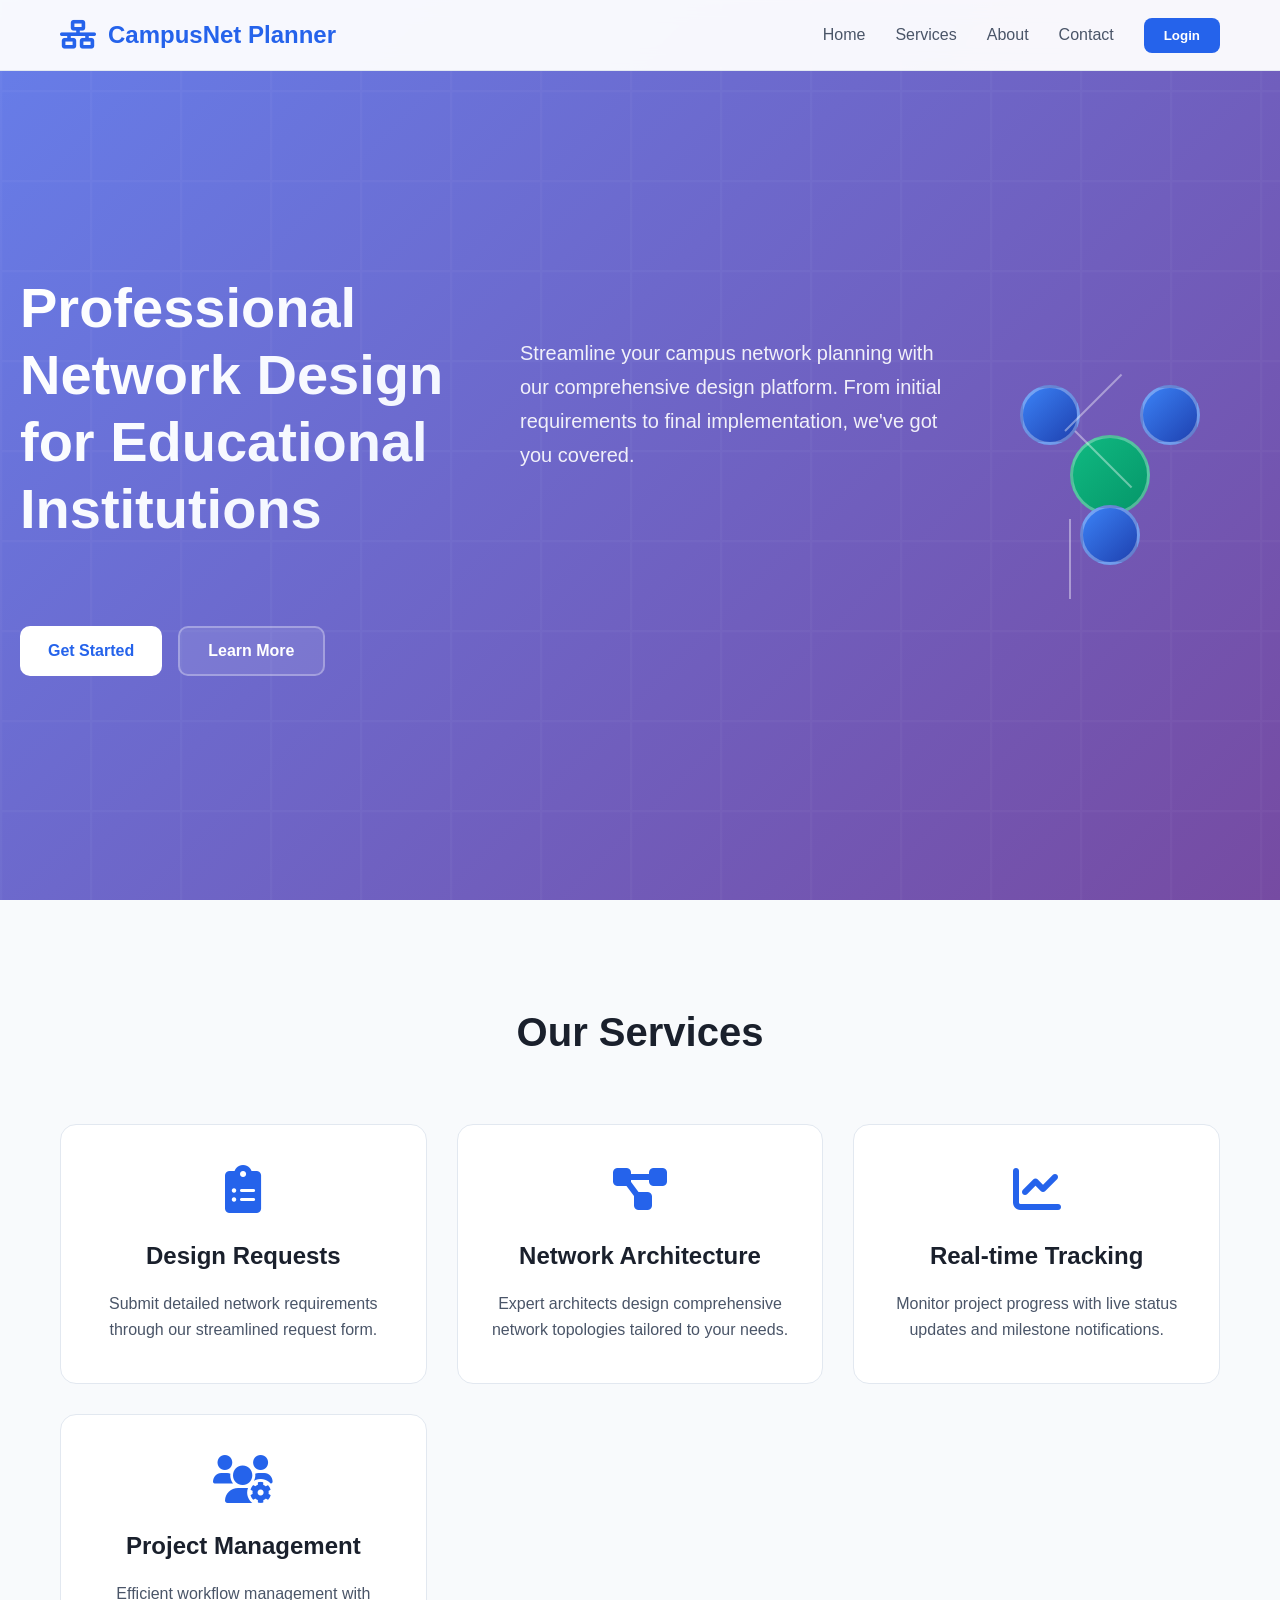
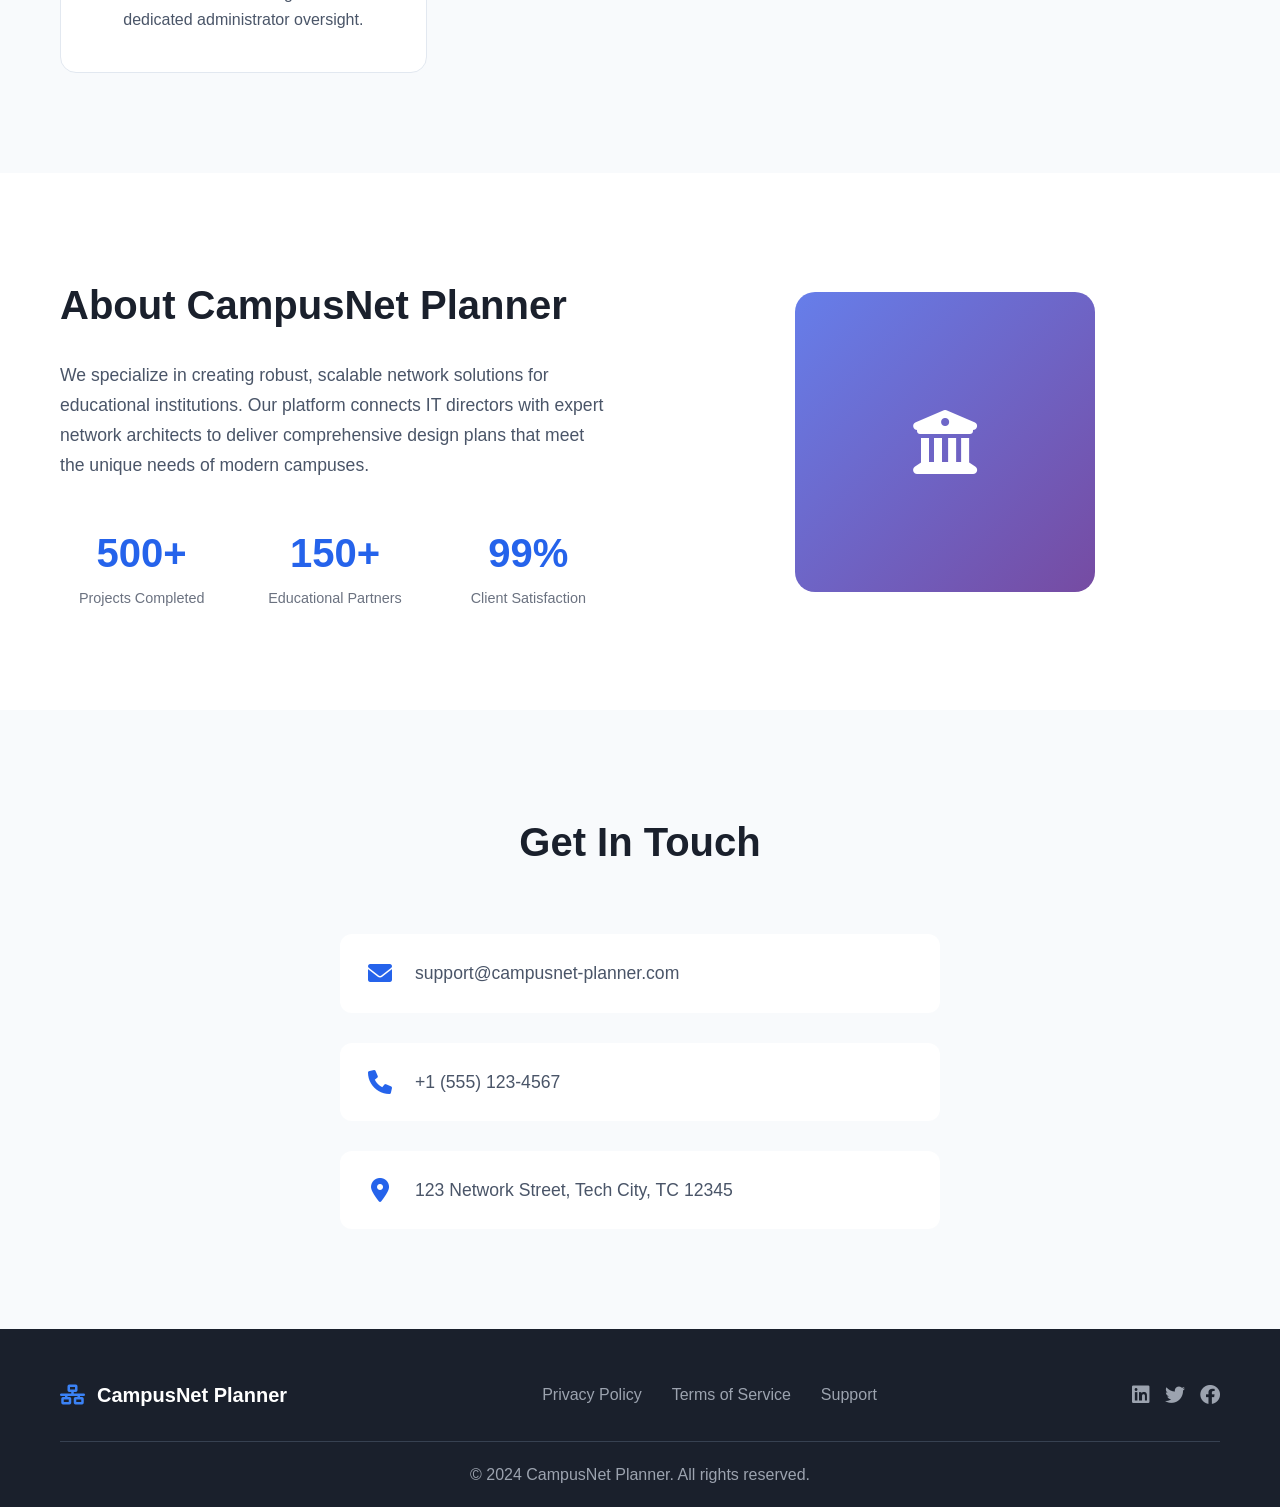
<file: index.html>
<!DOCTYPE html>
<html lang="en">
<head>
    <meta charset="UTF-8">
    <meta name="viewport" content="width=device-width, initial-scale=1.0">
    <title>CampusNet Planner - Network Design Solutions</title>
    <link rel="stylesheet" href="css/style.css">
    <link href="https://cdnjs.cloudflare.com/ajax/libs/font-awesome/6.0.0/css/all.min.css" rel="stylesheet">
</head>
<body>
    <nav class="navbar">
        <div class="nav-container">
            <div class="nav-logo">
                <i class="fas fa-network-wired"></i>
                <span>CampusNet Planner</span>
            </div>
            <div class="nav-menu">
                <a href="#home" class="nav-link">Home</a>
                <a href="#services" class="nav-link">Services</a>
                <a href="#about" class="nav-link">About</a>
                <a href="#contact" class="nav-link">Contact</a>
                <button class="login-btn" onclick="showLoginModal()">Login</button>
            </div>
        </div>
    </nav>

    <main>
        <section id="home" class="hero">
            <div class="hero-content">
                <h1>Professional Network Design for Educational Institutions</h1>
                <p>Streamline your campus network planning with our comprehensive design platform. From initial requirements to final implementation, we've got you covered.</p>
                <div class="cta-buttons">
                    <button class="btn btn-primary" onclick="showLoginModal()">Get Started</button>
                    <button class="btn btn-secondary" onclick="scrollToSection('services')">Learn More</button>
                </div>
            </div>
            <div class="hero-visual">
                <div class="network-diagram">
                    <div class="network-node main-hub"></div>
                    <div class="network-node node-1"></div>
                    <div class="network-node node-2"></div>
                    <div class="network-node node-3"></div>
                    <div class="network-connection conn-1"></div>
                    <div class="network-connection conn-2"></div>
                    <div class="network-connection conn-3"></div>
                </div>
            </div>
        </section>

        <section id="services" class="services">
            <div class="container">
                <h2>Our Services</h2>
                <div class="services-grid">
                    <div class="service-card">
                        <i class="fas fa-clipboard-list"></i>
                        <h3>Design Requests</h3>
                        <p>Submit detailed network requirements through our streamlined request form.</p>
                    </div>
                    <div class="service-card">
                        <i class="fas fa-project-diagram"></i>
                        <h3>Network Architecture</h3>
                        <p>Expert architects design comprehensive network topologies tailored to your needs.</p>
                    </div>
                    <div class="service-card">
                        <i class="fas fa-chart-line"></i>
                        <h3>Real-time Tracking</h3>
                        <p>Monitor project progress with live status updates and milestone notifications.</p>
                    </div>
                    <div class="service-card">
                        <i class="fas fa-users-cog"></i>
                        <h3>Project Management</h3>
                        <p>Efficient workflow management with dedicated administrator oversight.</p>
                    </div>
                </div>
            </div>
        </section>

        <section id="about" class="about">
            <div class="container">
                <div class="about-content">
                    <div class="about-text">
                        <h2>About CampusNet Planner</h2>
                        <p>We specialize in creating robust, scalable network solutions for educational institutions. Our platform connects IT directors with expert network architects to deliver comprehensive design plans that meet the unique needs of modern campuses.</p>
                        <div class="stats">
                            <div class="stat">
                                <span class="stat-number">500+</span>
                                <span class="stat-label">Projects Completed</span>
                            </div>
                            <div class="stat">
                                <span class="stat-number">150+</span>
                                <span class="stat-label">Educational Partners</span>
                            </div>
                            <div class="stat">
                                <span class="stat-number">99%</span>
                                <span class="stat-label">Client Satisfaction</span>
                            </div>
                        </div>
                    </div>
                    <div class="about-image">
                        <div class="placeholder-image">
                            <i class="fas fa-university"></i>
                        </div>
                    </div>
                </div>
            </div>
        </section>

        <section id="contact" class="contact">
            <div class="container">
                <h2>Get In Touch</h2>
                <div class="contact-content">
                    <div class="contact-info">
                        <div class="contact-item">
                            <i class="fas fa-envelope"></i>
                            <span>support@campusnet-planner.com</span>
                        </div>
                        <div class="contact-item">
                            <i class="fas fa-phone"></i>
                            <span>+1 (555) 123-4567</span>
                        </div>
                        <div class="contact-item">
                            <i class="fas fa-map-marker-alt"></i>
                            <span>123 Network Street, Tech City, TC 12345</span>
                        </div>
                    </div>
                </div>
            </div>
        </section>
    </main>

    <!-- Login Modal -->
    <div id="loginModal" class="modal">
        <div class="modal-content">
            <div class="modal-header">
                <h2>Login to CampusNet Planner</h2>
                <span class="close" onclick="hideLoginModal()">&times;</span>
            </div>
            <div class="modal-body">
                <div class="login-tabs">
                    <button class="tab-btn active" onclick="switchTab('client')">Client</button>
                    <button class="tab-btn" onclick="switchTab('admin')">Administrator</button>
                    <button class="tab-btn" onclick="switchTab('architect')">Network Architect</button>
                </div>
                <form class="login-form" id="loginForm">
                    <div class="form-group">
                        <label for="email">Email</label>
                        <input type="email" id="email" name="email" required>
                    </div>
                    <div class="form-group">
                        <label for="password">Password</label>
                        <input type="password" id="password" name="password" required>
                    </div>
                    <button type="submit" class="btn btn-primary full-width">Login</button>
                </form>
                <div class="demo-login">
                    <p>Demo Accounts:</p>
                    <div class="demo-buttons">
                        <button class="btn btn-outline" onclick="loginDemo('client')">Client Demo</button>
                        <button class="btn btn-outline" onclick="loginDemo('admin')">Admin Demo</button>
                        <button class="btn btn-outline" onclick="loginDemo('architect')">Architect Demo</button>
                    </div>
                </div>
            </div>
        </div>
    </div>

    <footer class="footer">
        <div class="container">
            <div class="footer-content">
                <div class="footer-brand">
                    <i class="fas fa-network-wired"></i>
                    <span>CampusNet Planner</span>
                </div>
                <div class="footer-links">
                    <a href="#">Privacy Policy</a>
                    <a href="#">Terms of Service</a>
                    <a href="#">Support</a>
                </div>
                <div class="footer-social">
                    <a href="#"><i class="fab fa-linkedin"></i></a>
                    <a href="#"><i class="fab fa-twitter"></i></a>
                    <a href="#"><i class="fab fa-facebook"></i></a>
                </div>
            </div>
            <div class="footer-bottom">
                <p>&copy; 2024 CampusNet Planner. All rights reserved.</p>
            </div>
        </div>
    </footer>

    <script src="js/main.js"></script>
</body>
</html>
</file>
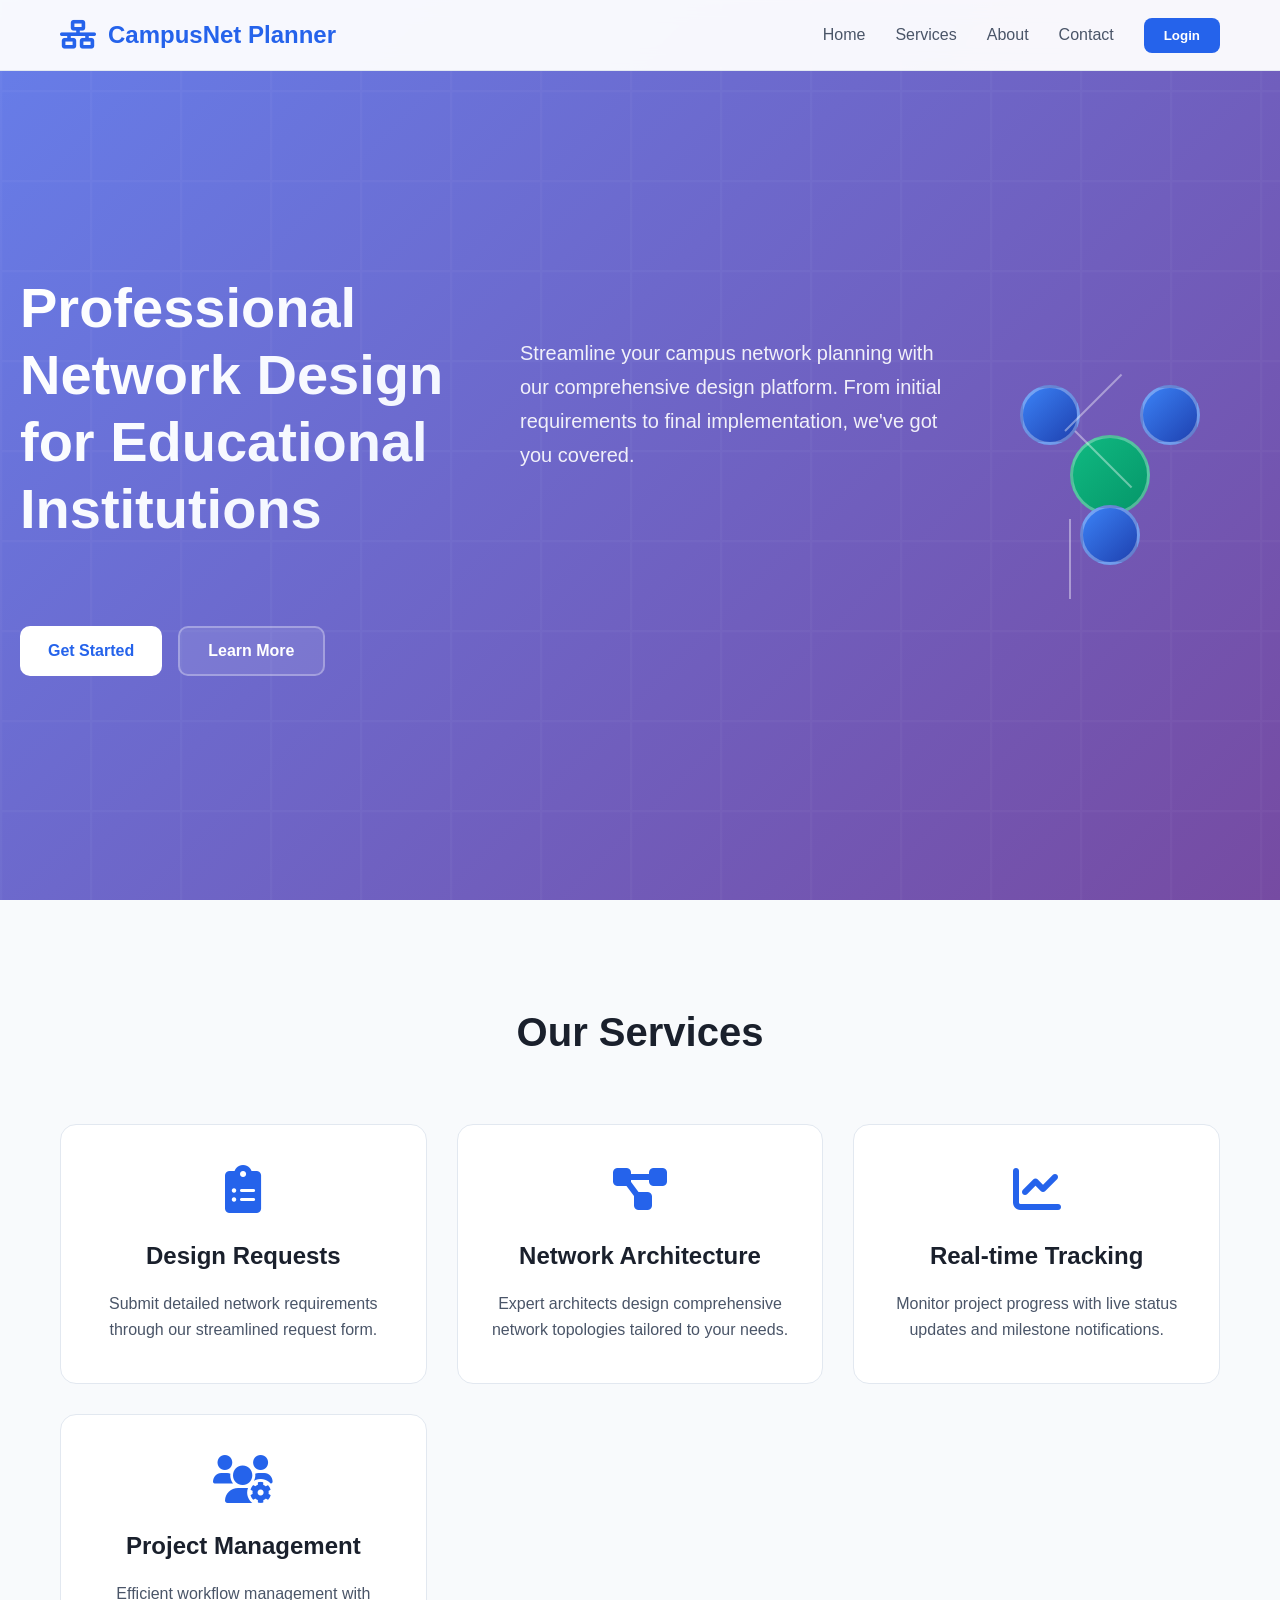
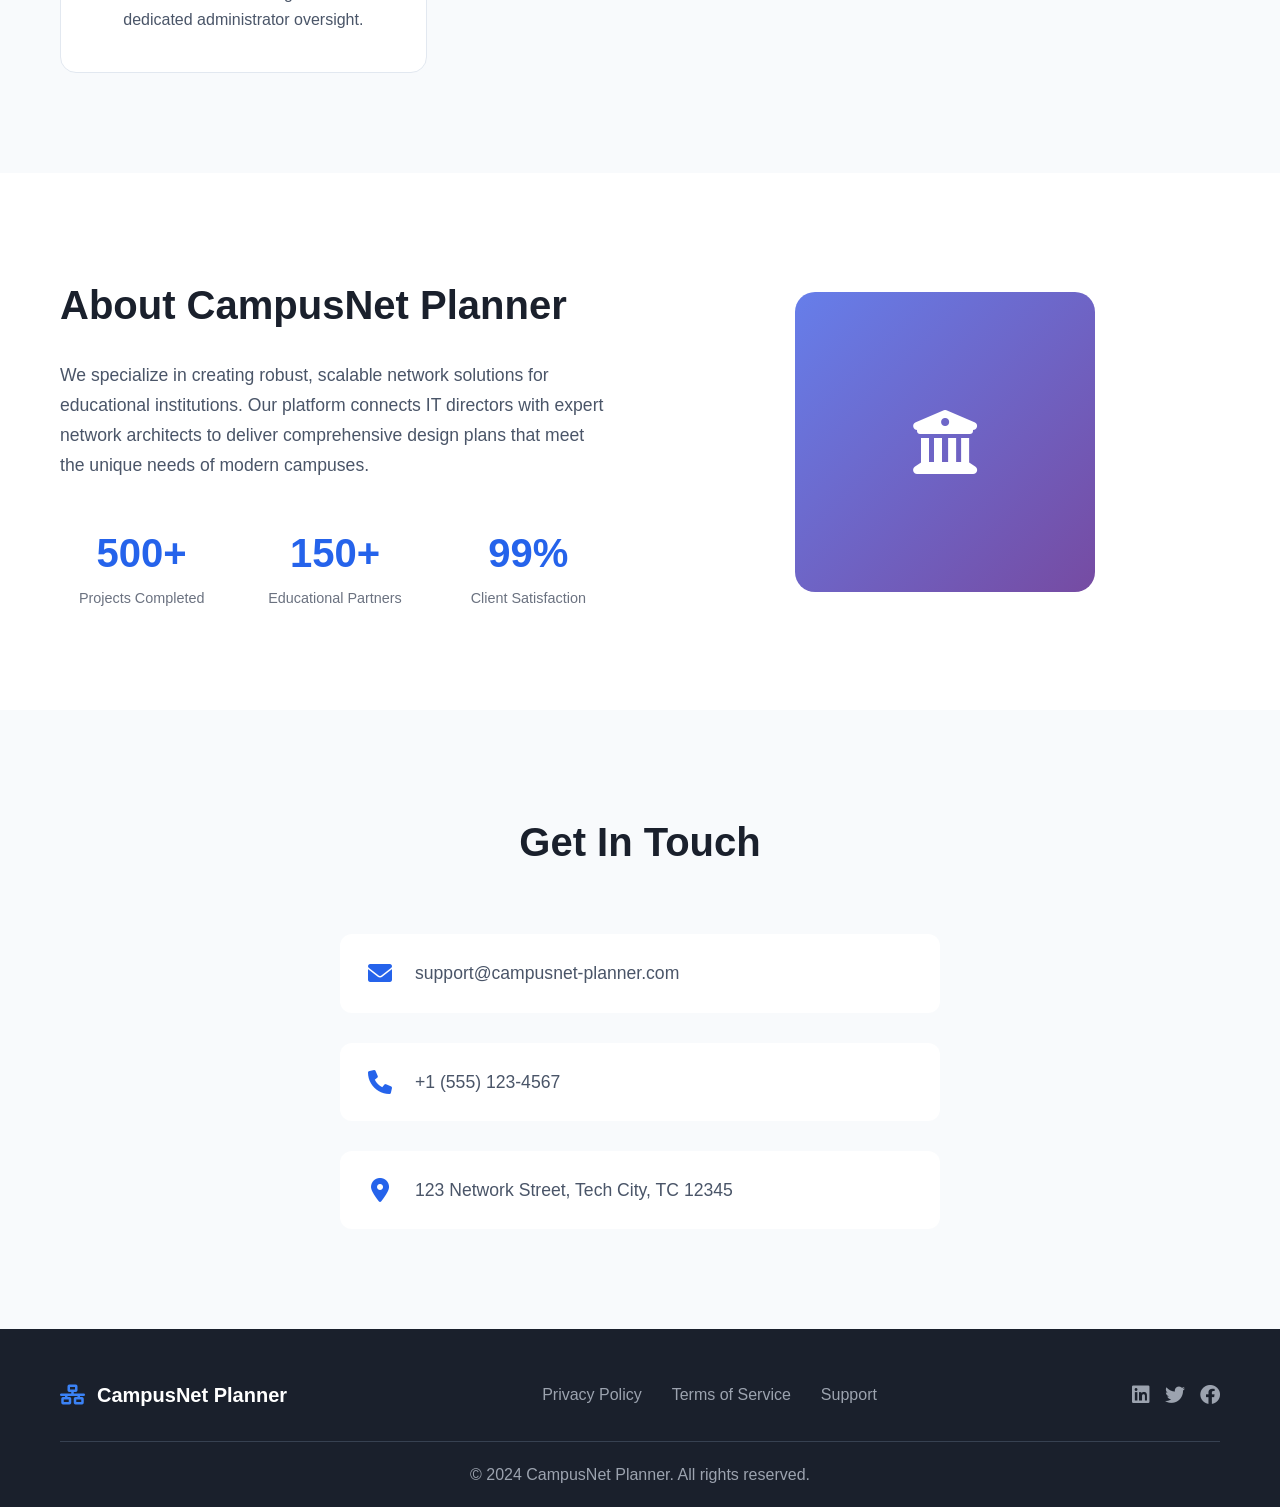
<file: pages/admin-dashboard.html>
<!DOCTYPE html>
<html lang="en">
<head>
    <meta charset="UTF-8">
    <meta name="viewport" content="width=device-width, initial-scale=1.0">
    <title>Administrator Dashboard - CampusNet Planner</title>
    <link rel="stylesheet" href="../css/style.css">
    <link href="https://cdnjs.cloudflare.com/ajax/libs/font-awesome/6.0.0/css/all.min.css" rel="stylesheet">
</head>
<body class="dashboard">
    <nav class="navbar">
        <div class="nav-container">
            <div class="nav-logo">
                <i class="fas fa-network-wired"></i>
                <span>CampusNet Planner</span>
            </div>
            <div class="nav-menu">
                <a href="#" class="nav-link">Dashboard</a>
                <a href="#" class="nav-link">Projects</a>
                <a href="#" class="nav-link">Architects</a>
                <a href="#" class="nav-link">Reports</a>
                <div class="user-info">
                    <span class="user-name">Michael Chen</span>
                    <div class="user-avatar">M</div>
                    <button class="btn btn-outline btn-sm" onclick="logout()">Logout</button>
                </div>
            </div>
        </div>
    </nav>

    <div class="dashboard-header">
        <div class="container">
            <div class="dashboard-title">
                <div>
                    <h1>Administrator Dashboard</h1>
                    <p>Welcome back, <span class="user-name">Michael Chen</span> - <span class="user-role">Administrator</span></p>
                </div>
                <div class="header-actions">
                    <button class="btn btn-secondary">
                        <i class="fas fa-chart-bar"></i> Generate Report
                    </button>
                    <button class="btn btn-primary">
                        <i class="fas fa-user-plus"></i> Add Architect
                    </button>
                </div>
            </div>
        </div>
    </div>

    <div class="dashboard-content">
        <div class="dashboard-grid">
            <div class="dashboard-card">
                <div class="card-header">
                    <div>
                        <h3 class="card-title">Pending Projects</h3>
                        <div class="card-value" id="pending-projects">2</div>
                    </div>
                    <i class="fas fa-clock card-icon"></i>
                </div>
                <p class="card-description">Awaiting assignment</p>
            </div>

            <div class="dashboard-card">
                <div class="card-header">
                    <div>
                        <h3 class="card-title">Assigned Projects</h3>
                        <div class="card-value" id="assigned-projects">5</div>
                    </div>
                    <i class="fas fa-user-check card-icon"></i>
                </div>
                <p class="card-description">Currently with architects</p>
            </div>

            <div class="dashboard-card">
                <div class="card-header">
                    <div>
                        <h3 class="card-title">Active Architects</h3>
                        <div class="card-value">8</div>
                    </div>
                    <i class="fas fa-users card-icon"></i>
                </div>
                <p class="card-description">Available for assignment</p>
            </div>

            <div class="dashboard-card">
                <div class="card-header">
                    <div>
                        <h3 class="card-title">This Month</h3>
                        <div class="card-value">12</div>
                    </div>
                    <i class="fas fa-chart-line card-icon"></i>
                </div>
                <p class="card-description">Projects completed</p>
            </div>
        </div>

        <div class="dashboard-card">
            <div class="card-header">
                <h3 class="card-title">Project Assignment Queue</h3>
                <div class="card-actions">
                    <button class="btn btn-outline btn-sm">
                        <i class="fas fa-sort"></i> Sort by Priority
                    </button>
                    <button class="btn btn-outline btn-sm">
                        <i class="fas fa-filter"></i> Filter
                    </button>
                </div>
            </div>
            
            <div class="table-container">
                <table class="data-table project-table">
                    <thead>
                        <tr>
                            <th>Project ID</th>
                            <th>Title</th>
                            <th>Client</th>
                            <th>Status</th>
                            <th>Submitted Date</th>
                            <th>Priority</th>
                            <th>Actions</th>
                        </tr>
                    </thead>
                    <tbody>
                        <!-- Dynamic content loaded via JavaScript -->
                    </tbody>
                </table>
            </div>
        </div>

        <div class="dashboard-grid">
            <div class="dashboard-card">
                <div class="card-header">
                    <h3 class="card-title">Available Architects</h3>
                    <i class="fas fa-users-cog card-icon"></i>
                </div>
                <div class="architect-list">
                    <div class="architect-item">
                        <div class="architect-avatar">
                            <i class="fas fa-user"></i>
                        </div>
                        <div class="architect-info">
                            <h4>John Smith</h4>
                            <p>Senior Network Architect</p>
                            <span class="architect-status available">Available</span>
                        </div>
                        <div class="architect-stats">
                            <span>2 Active Projects</span>
                        </div>
                    </div>
                    <div class="architect-item">
                        <div class="architect-avatar">
                            <i class="fas fa-user"></i>
                        </div>
                        <div class="architect-info">
                            <h4>Sarah Johnson</h4>
                            <p>Network Design Specialist</p>
                            <span class="architect-status busy">Busy</span>
                        </div>
                        <div class="architect-stats">
                            <span>4 Active Projects</span>
                        </div>
                    </div>
                    <div class="architect-item">
                        <div class="architect-avatar">
                            <i class="fas fa-user"></i>
                        </div>
                        <div class="architect-info">
                            <h4>Mike Davis</h4>
                            <p>Infrastructure Architect</p>
                            <span class="architect-status available">Available</span>
                        </div>
                        <div class="architect-stats">
                            <span>1 Active Project</span>
                        </div>
                    </div>
                </div>
            </div>

            <div class="dashboard-card">
                <div class="card-header">
                    <h3 class="card-title">Recent Activity</h3>
                    <i class="fas fa-bell card-icon"></i>
                </div>
                <div class="activity-feed">
                    <div class="activity-item">
                        <div class="activity-icon">
                            <i class="fas fa-plus"></i>
                        </div>
                        <div class="activity-content">
                            <p><strong>New project</strong> submitted by State University</p>
                            <span class="activity-time">30 minutes ago</span>
                        </div>
                    </div>
                    <div class="activity-item">
                        <div class="activity-icon">
                            <i class="fas fa-user-check"></i>
                        </div>
                        <div class="activity-content">
                            <p><strong>Project PRJ005</strong> assigned to Mike Davis</p>
                            <span class="activity-time">2 hours ago</span>
                        </div>
                    </div>
                    <div class="activity-item">
                        <div class="activity-icon">
                            <i class="fas fa-check-circle"></i>
                        </div>
                        <div class="activity-content">
                            <p><strong>Project PRJ003</strong> completed successfully</p>
                            <span class="activity-time">1 day ago</span>
                        </div>
                    </div>
                    <div class="activity-item">
                        <div class="activity-icon">
                            <i class="fas fa-file-alt"></i>
                        </div>
                        <div class="activity-content">
                            <p><strong>Weekly report</strong> generated and sent</p>
                            <span class="activity-time">2 days ago</span>
                        </div>
                    </div>
                </div>
            </div>
        </div>

        <div class="dashboard-card">
            <div class="card-header">
                <h3 class="card-title">Project Analytics</h3>
                <div class="card-actions">
                    <select class="form-select">
                        <option>Last 30 days</option>
                        <option>Last 3 months</option>
                        <option>Last 6 months</option>
                        <option>Last year</option>
                    </select>
                </div>
            </div>
            <div class="analytics-grid">
                <div class="analytics-item">
                    <h4>Completion Rate</h4>
                    <div class="analytics-value">94%</div>
                    <div class="analytics-trend positive">
                        <i class="fas fa-arrow-up"></i> +5% from last month
                    </div>
                </div>
                <div class="analytics-item">
                    <h4>Average Timeline</h4>
                    <div class="analytics-value">6.2 weeks</div>
                    <div class="analytics-trend negative">
                        <i class="fas fa-arrow-down"></i> +0.3 weeks from last month
                    </div>
                </div>
                <div class="analytics-item">
                    <h4>Client Satisfaction</h4>
                    <div class="analytics-value">4.8/5</div>
                    <div class="analytics-trend positive">
                        <i class="fas fa-arrow-up"></i> +0.2 from last month
                    </div>
                </div>
                <div class="analytics-item">
                    <h4>Resource Utilization</h4>
                    <div class="analytics-value">87%</div>
                    <div class="analytics-trend neutral">
                        <i class="fas fa-minus"></i> No change
                    </div>
                </div>
            </div>
        </div>
    </div>

    <!-- Assignment Modal -->
    <div id="assignModal" class="modal">
        <div class="modal-content">
            <div class="modal-header">
                <h2>Assign Project</h2>
                <span class="close" onclick="hideAssignModal()">&times;</span>
            </div>
            <div class="modal-body">
                <form id="assignForm">
                    <div class="form-group">
                        <label for="projectSelect">Project</label>
                        <select id="projectSelect" name="project" required>
                            <option value="">Select a project...</option>
                        </select>
                    </div>
                    <div class="form-group">
                        <label for="architectSelect">Architect</label>
                        <select id="architectSelect" name="architect" required>
                            <option value="">Select an architect...</option>
                            <option value="john-smith">John Smith - Available (2 projects)</option>
                            <option value="mike-davis">Mike Davis - Available (1 project)</option>
                            <option value="sarah-rodriguez">Sarah Rodriguez - Available (3 projects)</option>
                        </select>
                    </div>
                    <div class="form-group">
                        <label for="priority">Priority</label>
                        <select id="priority" name="priority" required>
                            <option value="low">Low</option>
                            <option value="medium" selected>Medium</option>
                            <option value="high">High</option>
                            <option value="urgent">Urgent</option>
                        </select>
                    </div>
                    <div class="form-group">
                        <label for="deadline">Expected Deadline</label>
                        <input type="date" id="deadline" name="deadline" required>
                    </div>
                    <div class="form-group">
                        <label for="notes">Assignment Notes</label>
                        <textarea id="notes" name="notes" rows="3" placeholder="Additional instructions or requirements..."></textarea>
                    </div>
                    <div class="form-actions">
                        <button type="button" class="btn btn-secondary" onclick="hideAssignModal()">Cancel</button>
                        <button type="submit" class="btn btn-primary">Assign Project</button>
                    </div>
                </form>
            </div>
        </div>
    </div>

    <script src="../js/main.js"></script>
    <script>
        document.addEventListener('DOMContentLoaded', function() {
            // Check if user is logged in and has admin role
            const storedUser = localStorage.getItem('campusnet_user');
            if (!storedUser) {
                window.location.href = '../index.html';
                return;
            }
            
            currentUser = JSON.parse(storedUser);
            if (currentUser.role !== 'admin') {
                window.location.href = '../index.html';
                return;
            }
            
            loadDashboard();
            initializeAdminFunctions();
        });

        function initializeAdminFunctions() {
            // Set minimum date for deadline to today
            const deadlineInput = document.getElementById('deadline');
            if (deadlineInput) {
                const today = new Date();
                deadlineInput.min = today.toISOString().split('T')[0];
            }
        }

        function showAssignModal(projectId) {
            document.getElementById('assignModal').style.display = 'block';
            // Pre-select the project if provided
            if (projectId) {
                document.getElementById('projectSelect').value = projectId;
            }
        }

        function hideAssignModal() {
            document.getElementById('assignModal').style.display = 'none';
        }

        function assignProject(projectId) {
            showAssignModal(projectId);
        }

        // Override the assignProject function from main.js for admin-specific behavior
        window.assignProject = assignProject;
    </script>
</body>
</html>
</file>
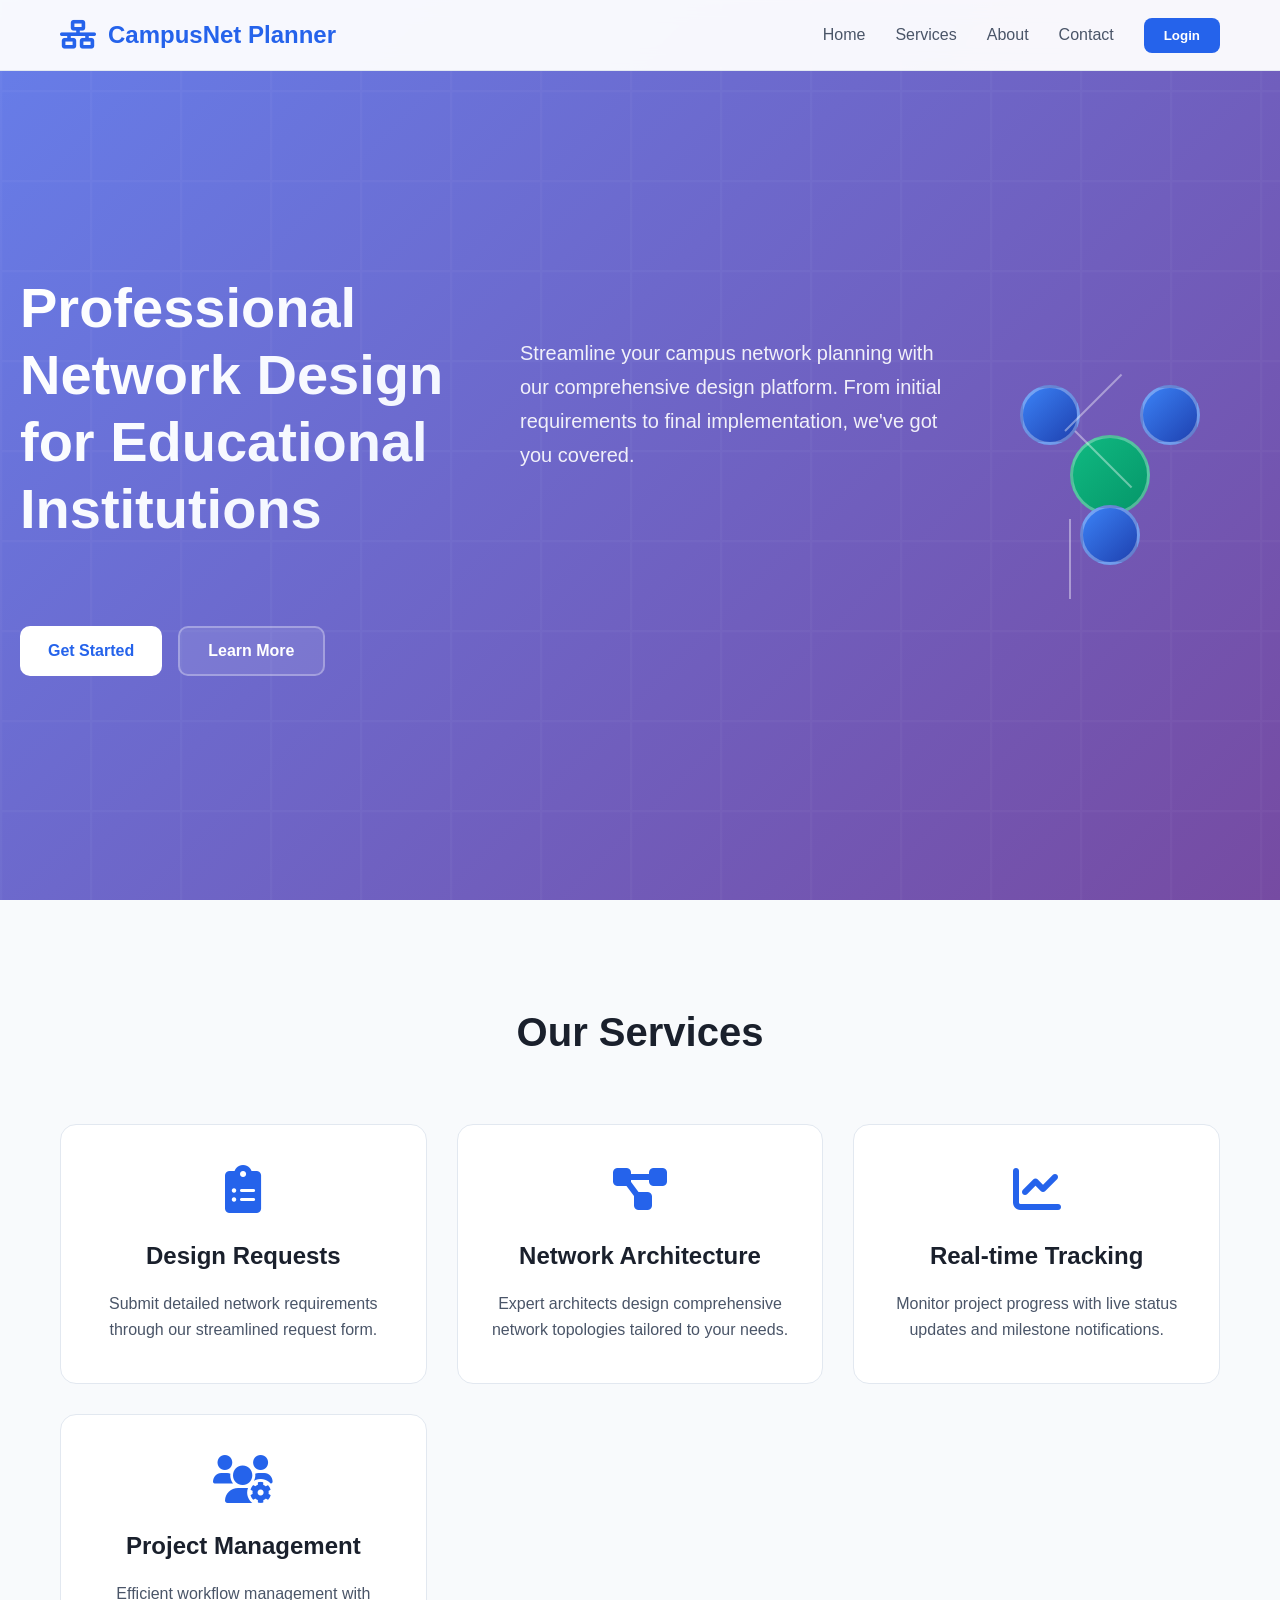
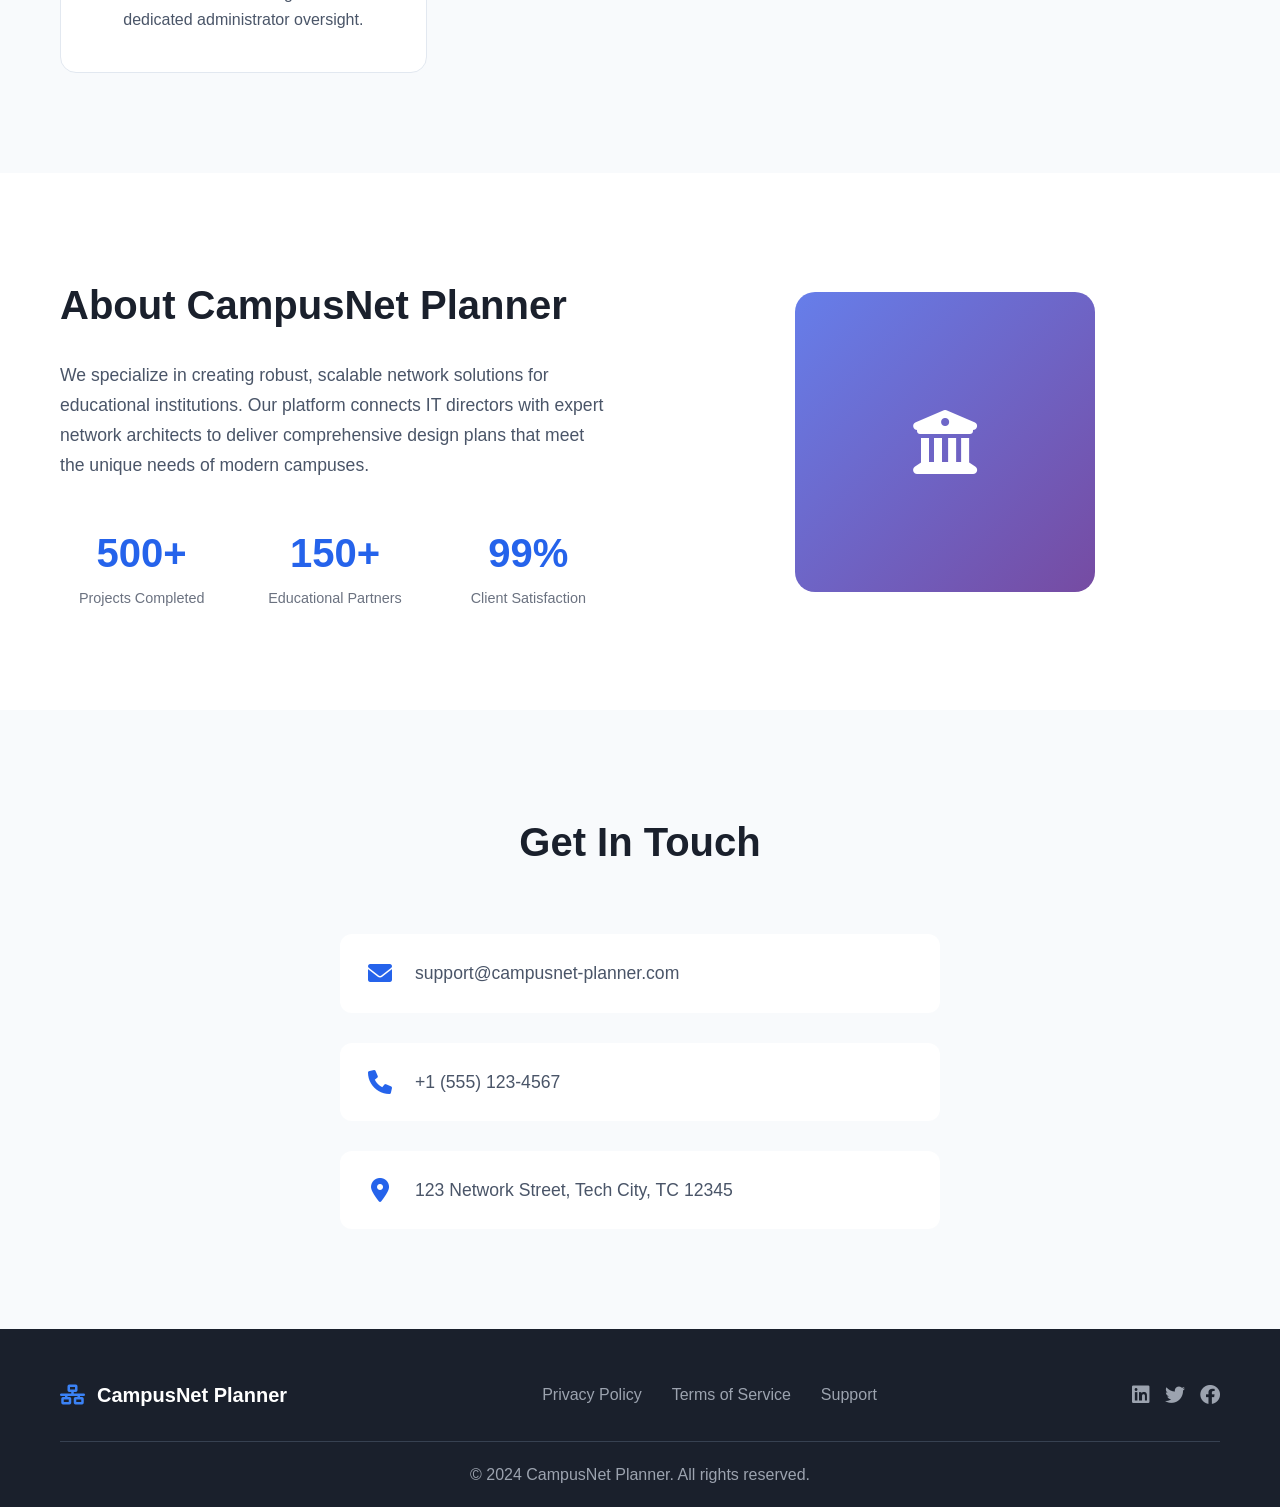
<file: pages/architect-dashboard.html>
<!DOCTYPE html>
<html lang="en">
<head>
    <meta charset="UTF-8">
    <meta name="viewport" content="width=device-width, initial-scale=1.0">
    <title>Network Architect Dashboard - CampusNet Planner</title>
    <link rel="stylesheet" href="../css/style.css">
    <link href="https://cdnjs.cloudflare.com/ajax/libs/font-awesome/6.0.0/css/all.min.css" rel="stylesheet">
</head>
<body class="dashboard">
    <nav class="navbar">
        <div class="nav-container">
            <div class="nav-logo">
                <i class="fas fa-network-wired"></i>
                <span>CampusNet Planner</span>
            </div>
            <div class="nav-menu">
                <a href="#" class="nav-link">Dashboard</a>
                <a href="#" class="nav-link">My Projects</a>
                <a href="#" class="nav-link">Design Tools</a>
                <a href="#" class="nav-link">Resources</a>
                <div class="user-info">
                    <span class="user-name">Sarah Rodriguez</span>
                    <div class="user-avatar">S</div>
                    <button class="btn btn-outline btn-sm" onclick="logout()">Logout</button>
                </div>
            </div>
        </div>
    </nav>

    <div class="dashboard-header">
        <div class="container">
            <div class="dashboard-title">
                <div>
                    <h1>Network Architect Dashboard</h1>
                    <p>Welcome back, <span class="user-name">Sarah Rodriguez</span> - <span class="user-role">Senior Network Architect</span></p>
                </div>
                <div class="header-actions">
                    <button class="btn btn-secondary">
                        <i class="fas fa-tools"></i> Design Tools
                    </button>
                    <button class="btn btn-primary">
                        <i class="fas fa-file-alt"></i> Create Design
                    </button>
                </div>
            </div>
        </div>
    </div>

    <div class="dashboard-content">
        <div class="dashboard-grid">
            <div class="dashboard-card">
                <div class="card-header">
                    <div>
                        <h3 class="card-title">My Projects</h3>
                        <div class="card-value" id="my-projects">4</div>
                    </div>
                    <i class="fas fa-briefcase card-icon"></i>
                </div>
                <p class="card-description">Currently assigned to me</p>
            </div>

            <div class="dashboard-card">
                <div class="card-header">
                    <div>
                        <h3 class="card-title">Active Designs</h3>
                        <div class="card-value" id="active-designs">2</div>
                    </div>
                    <i class="fas fa-pencil-ruler card-icon"></i>
                </div>
                <p class="card-description">In design phase</p>
            </div>

            <div class="dashboard-card">
                <div class="card-header">
                    <div>
                        <h3 class="card-title">This Month</h3>
                        <div class="card-value">7</div>
                    </div>
                    <i class="fas fa-check-circle card-icon"></i>
                </div>
                <p class="card-description">Projects completed</p>
            </div>

            <div class="dashboard-card">
                <div class="card-header">
                    <div>
                        <h3 class="card-title">Avg. Rating</h3>
                        <div class="card-value">4.9</div>
                    </div>
                    <i class="fas fa-star card-icon"></i>
                </div>
                <p class="card-description">Client satisfaction</p>
            </div>
        </div>

        <div class="dashboard-card">
            <div class="card-header">
                <h3 class="card-title">My Assigned Projects</h3>
                <div class="card-actions">
                    <button class="btn btn-outline btn-sm">
                        <i class="fas fa-sort"></i> Sort by Deadline
                    </button>
                    <button class="btn btn-outline btn-sm">
                        <i class="fas fa-filter"></i> Filter
                    </button>
                </div>
            </div>
            
            <div class="table-container">
                <table class="data-table project-table">
                    <thead>
                        <tr>
                            <th>Project ID</th>
                            <th>Title</th>
                            <th>Client</th>
                            <th>Status</th>
                            <th>Deadline</th>
                            <th>Phase</th>
                            <th>Actions</th>
                        </tr>
                    </thead>
                    <tbody>
                        <!-- Dynamic content loaded via JavaScript -->
                    </tbody>
                </table>
            </div>
        </div>

        <div class="dashboard-grid">
            <div class="dashboard-card">
                <div class="card-header">
                    <h3 class="card-title">Current Design Progress</h3>
                    <i class="fas fa-chart-line card-icon"></i>
                </div>
                <div class="progress-container">
                    <div class="progress-item">
                        <div class="progress-header">
                            <span>Admin Building Renovation</span>
                            <span>75%</span>
                        </div>
                        <div class="progress-bar">
                            <div class="progress-fill" style="width: 75%"></div>
                        </div>
                        <div class="progress-phase">Design Phase - Network Topology</div>
                    </div>
                    <div class="progress-item">
                        <div class="progress-header">
                            <span>Campus Security Upgrade</span>
                            <span>30%</span>
                        </div>
                        <div class="progress-bar">
                            <div class="progress-fill" style="width: 30%"></div>
                        </div>
                        <div class="progress-phase">Planning Phase - Requirements Analysis</div>
                    </div>
                </div>
            </div>

            <div class="dashboard-card">
                <div class="card-header">
                    <h3 class="card-title">Upcoming Deadlines</h3>
                    <i class="fas fa-calendar-alt card-icon"></i>
                </div>
                <div class="deadline-list">
                    <div class="deadline-item urgent">
                        <div class="deadline-date">
                            <span class="date">Feb 28</span>
                            <span class="time">3 days left</span>
                        </div>
                        <div class="deadline-info">
                            <h4>Admin Building Renovation</h4>
                            <p>Final design submission</p>
                        </div>
                        <div class="deadline-status">
                            <span class="status-badge status-urgent">Urgent</span>
                        </div>
                    </div>
                    <div class="deadline-item normal">
                        <div class="deadline-date">
                            <span class="date">Mar 31</span>
                            <span class="time">1 month left</span>
                        </div>
                        <div class="deadline-info">
                            <h4>Security Upgrade</h4>
                            <p>Initial design draft</p>
                        </div>
                        <div class="deadline-status">
                            <span class="status-badge status-medium">Medium</span>
                        </div>
                    </div>
                </div>
            </div>
        </div>

        <div class="dashboard-grid">
            <div class="dashboard-card">
                <div class="card-header">
                    <h3 class="card-title">Design Tools</h3>
                    <i class="fas fa-tools card-icon"></i>
                </div>
                <div class="tools-grid">
                    <div class="tool-item" onclick="openDesignTool('topology')">
                        <i class="fas fa-project-diagram"></i>
                        <h4>Network Topology Designer</h4>
                        <p>Create and edit network diagrams</p>
                    </div>
                    <div class="tool-item" onclick="openDesignTool('calculator')">
                        <i class="fas fa-calculator"></i>
                        <h4>Bandwidth Calculator</h4>
                        <p>Calculate network requirements</p>
                    </div>
                    <div class="tool-item" onclick="openDesignTool('validator')">
                        <i class="fas fa-check-double"></i>
                        <h4>Design Validator</h4>
                        <p>Validate network configurations</p>
                    </div>
                    <div class="tool-item" onclick="openDesignTool('templates')">
                        <i class="fas fa-layer-group"></i>
                        <h4>Design Templates</h4>
                        <p>Pre-built campus network templates</p>
                    </div>
                </div>
            </div>

            <div class="dashboard-card">
                <div class="card-header">
                    <h3 class="card-title">Recent Activity</h3>
                    <i class="fas fa-bell card-icon"></i>
                </div>
                <div class="activity-feed">
                    <div class="activity-item">
                        <div class="activity-icon">
                            <i class="fas fa-upload"></i>
                        </div>
                        <div class="activity-content">
                            <p><strong>Design uploaded</strong> for Admin Building project</p>
                            <span class="activity-time">1 hour ago</span>
                        </div>
                    </div>
                    <div class="activity-item">
                        <div class="activity-icon">
                            <i class="fas fa-comment"></i>
                        </div>
                        <div class="activity-content">
                            <p><strong>Client feedback</strong> received on Security Upgrade</p>
                            <span class="activity-time">4 hours ago</span>
                        </div>
                    </div>
                    <div class="activity-item">
                        <div class="activity-icon">
                            <i class="fas fa-file-alt"></i>
                        </div>
                        <div class="activity-content">
                            <p><strong>Requirements updated</strong> for Campus Security project</p>
                            <span class="activity-time">1 day ago</span>
                        </div>
                    </div>
                    <div class="activity-item">
                        <div class="activity-icon">
                            <i class="fas fa-check"></i>
                        </div>
                        <div class="activity-content">
                            <p><strong>Design approved</strong> for Library project</p>
                            <span class="activity-time">2 days ago</span>
                        </div>
                    </div>
                </div>
            </div>
        </div>

        <div class="dashboard-card">
            <div class="card-header">
                <h3 class="card-title">Performance Metrics</h3>
                <div class="card-actions">
                    <select class="form-select">
                        <option>Last 30 days</option>
                        <option>Last 3 months</option>
                        <option>Last 6 months</option>
                        <option>Last year</option>
                    </select>
                </div>
            </div>
            <div class="metrics-grid">
                <div class="metric-item">
                    <h4>Projects Completed</h4>
                    <div class="metric-value">23</div>
                    <div class="metric-trend positive">
                        <i class="fas fa-arrow-up"></i> +15% from last period
                    </div>
                </div>
                <div class="metric-item">
                    <h4>Average Completion Time</h4>
                    <div class="metric-value">4.2 weeks</div>
                    <div class="metric-trend positive">
                        <i class="fas fa-arrow-down"></i> -0.8 weeks improvement
                    </div>
                </div>
                <div class="metric-item">
                    <h4>Client Satisfaction</h4>
                    <div class="metric-value">4.9/5</div>
                    <div class="metric-trend neutral">
                        <i class="fas fa-minus"></i> Consistent rating
                    </div>
                </div>
                <div class="metric-item">
                    <h4>Design Revisions</h4>
                    <div class="metric-value">1.3 avg</div>
                    <div class="metric-trend positive">
                        <i class="fas fa-arrow-down"></i> -0.4 revisions reduced
                    </div>
                </div>
            </div>
        </div>

        <div class="dashboard-card">
            <div class="card-header">
                <h3 class="card-title">Quick Actions</h3>
            </div>
            <div class="quick-actions">
                <button class="quick-action-btn" onclick="openDesignTool('new')">
                    <i class="fas fa-plus"></i>
                    <span>Start New Design</span>
                </button>
                <button class="quick-action-btn" onclick="openDesignTool('PRJ006')">
                    <i class="fas fa-edit"></i>
                    <span>Continue Current Design</span>
                </button>
                <button class="quick-action-btn">
                    <i class="fas fa-upload"></i>
                    <span>Upload Design Files</span>
                </button>
                <button class="quick-action-btn">
                    <i class="fas fa-download"></i>
                    <span>Export Designs</span>
                </button>
                <button class="quick-action-btn">
                    <i class="fas fa-comments"></i>
                    <span>Client Communication</span>
                </button>
                <button class="quick-action-btn">
                    <i class="fas fa-book"></i>
                    <span>Design Guidelines</span>
                </button>
            </div>
        </div>
    </div>

    <script src="../js/main.js"></script>
    <script>
        document.addEventListener('DOMContentLoaded', function() {
            // Check if user is logged in and has architect role
            const storedUser = localStorage.getItem('campusnet_user');
            if (!storedUser) {
                window.location.href = '../index.html';
                return;
            }
            
            currentUser = JSON.parse(storedUser);
            if (currentUser.role !== 'architect') {
                window.location.href = '../index.html';
                return;
            }
            
            loadDashboard();
        });

        function openDesignTool(toolType) {
            if (toolType === 'new') {
                showNotification('Opening design tool for new project...', 'info');
            } else if (toolType === 'topology') {
                showNotification('Opening Network Topology Designer...', 'info');
            } else if (toolType === 'calculator') {
                showNotification('Opening Bandwidth Calculator...', 'info');
            } else if (toolType === 'validator') {
                showNotification('Opening Design Validator...', 'info');
            } else if (toolType === 'templates') {
                showNotification('Opening Design Templates...', 'info');
            } else {
                showNotification(`Opening design tool for project ${toolType}...`, 'info');
            }
            // In a real application, this would open the actual design tools
        }

        // Override the openDesignTool function from main.js for architect-specific behavior
        window.openDesignTool = openDesignTool;
    </script>
</body>
</html>
</file>
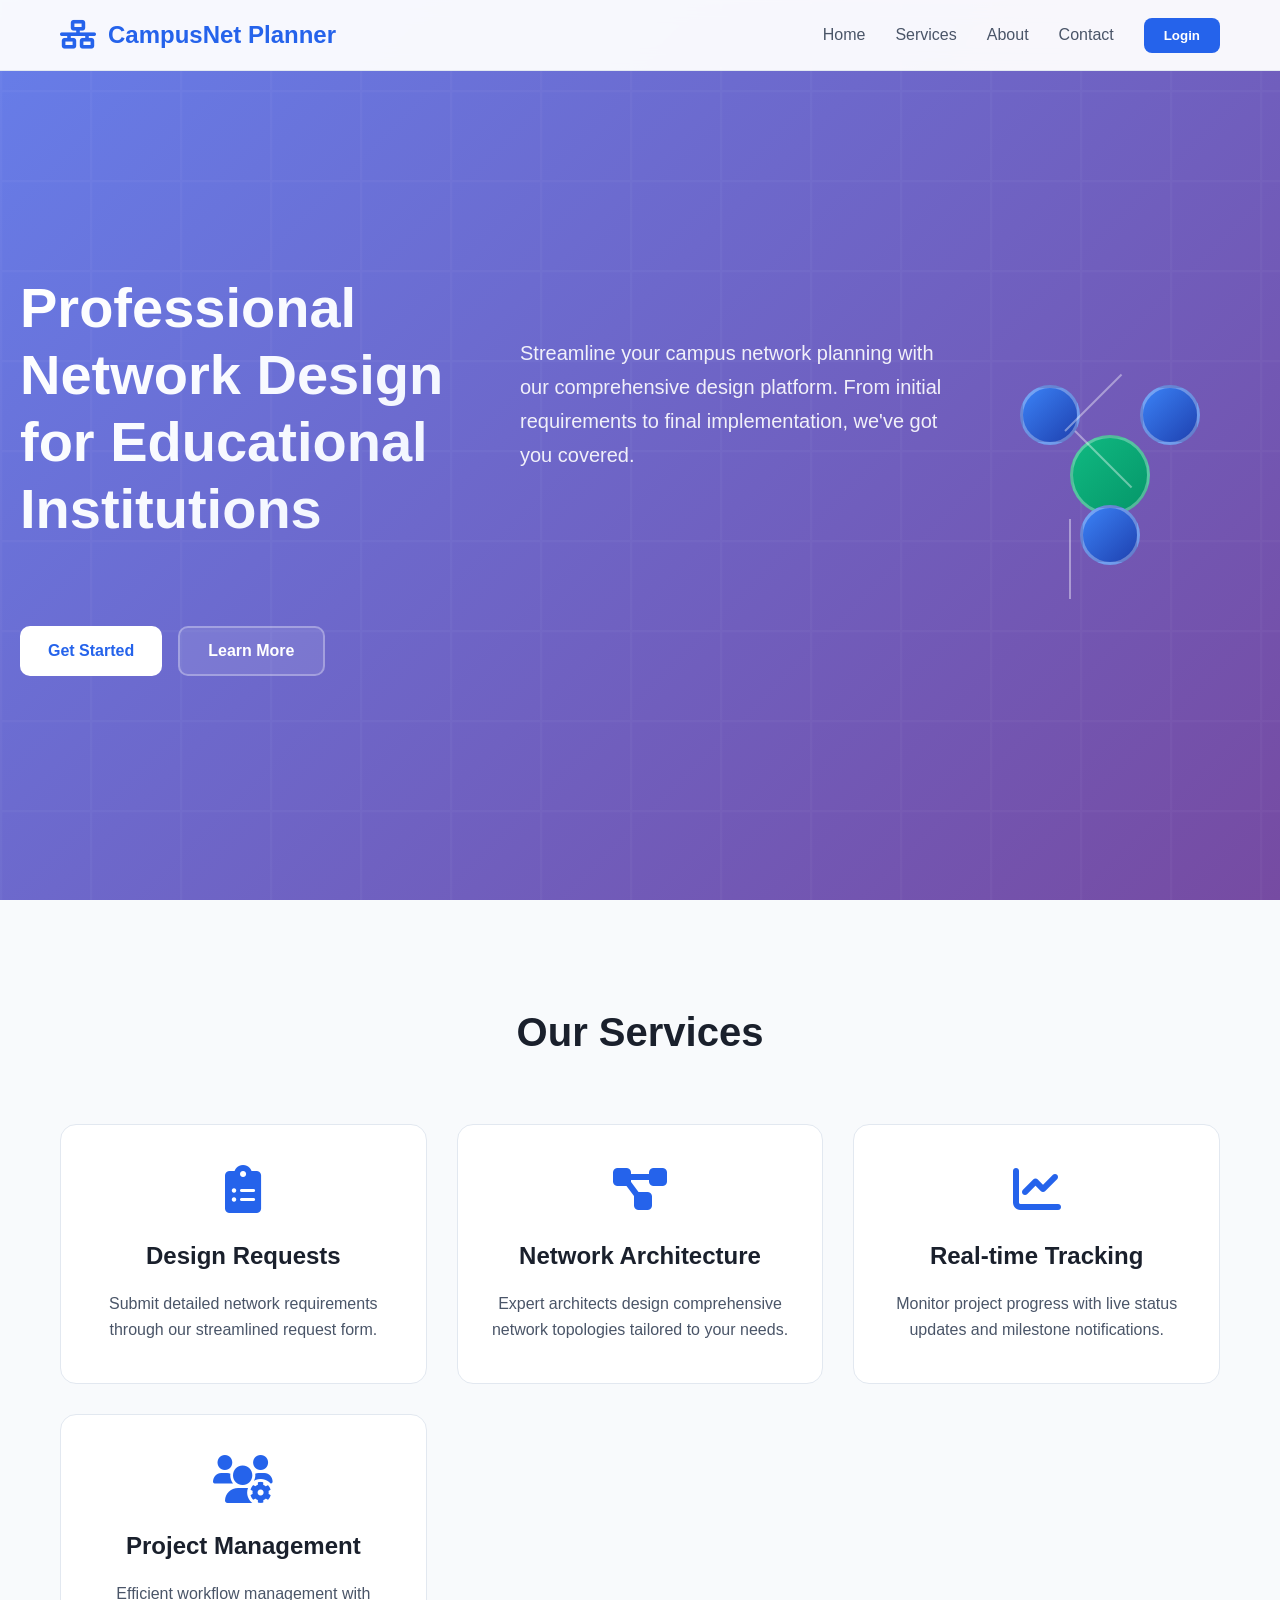
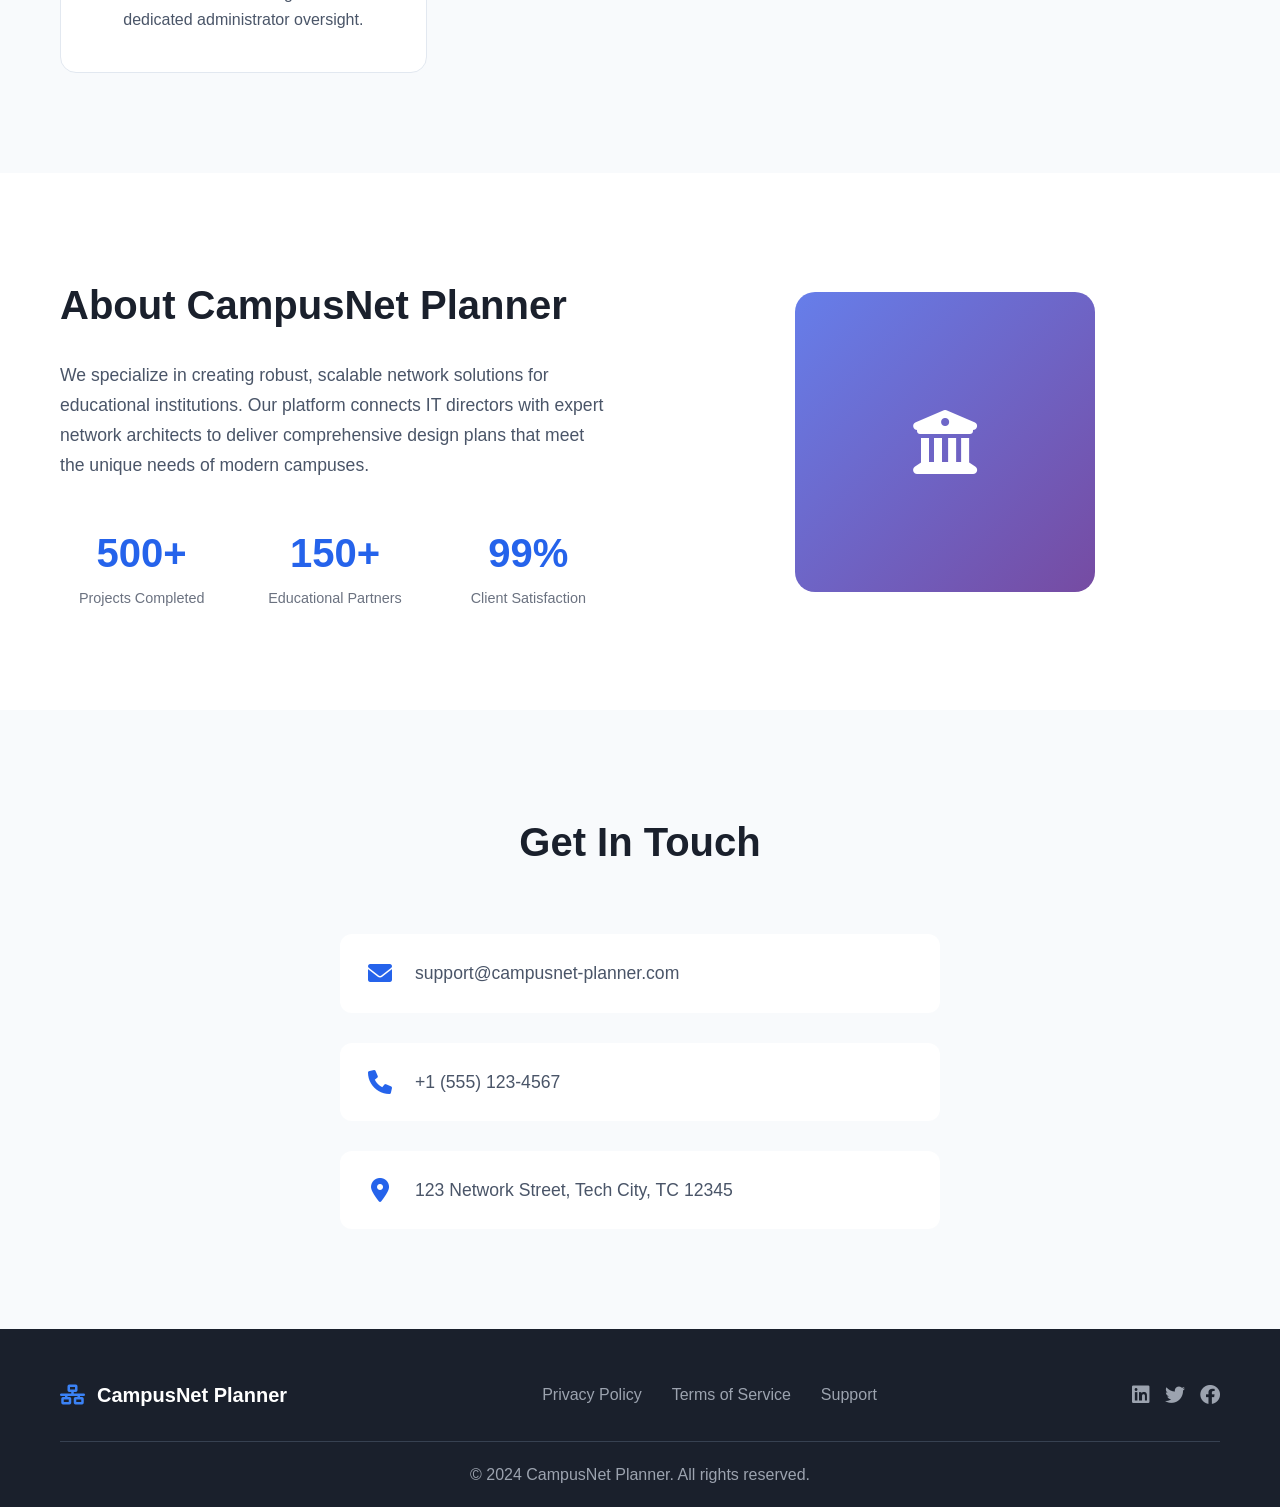
<file: pages/client-dashboard.html>
<!DOCTYPE html>
<html lang="en">
<head>
    <meta charset="UTF-8">
    <meta name="viewport" content="width=device-width, initial-scale=1.0">
    <title>Client Dashboard - CampusNet Planner</title>
    <link rel="stylesheet" href="../css/style.css">
    <link href="https://cdnjs.cloudflare.com/ajax/libs/font-awesome/6.0.0/css/all.min.css" rel="stylesheet">
</head>
<body class="dashboard">
    <nav class="navbar">
        <div class="nav-container">
            <div class="nav-logo">
                <i class="fas fa-network-wired"></i>
                <span>CampusNet Planner</span>
            </div>
            <div class="nav-menu">
                <a href="#" class="nav-link">Dashboard</a>
                <a href="request-form.html" class="nav-link">New Request</a>
                <a href="#" class="nav-link">My Projects</a>
                <div class="user-info">
                    <span class="user-name">Dr. Jennifer Wilson</span>
                    <div class="user-avatar">J</div>
                    <button class="btn btn-outline btn-sm" onclick="logout()">Logout</button>
                </div>
            </div>
        </div>
    </nav>

    <div class="dashboard-header">
        <div class="container">
            <div class="dashboard-title">
                <div>
                    <h1>Client Dashboard</h1>
                    <p>Welcome back, <span class="user-name">Dr. Jennifer Wilson</span> - <span class="user-role">IT Director</span></p>
                </div>
                <button class="btn btn-primary" onclick="newDesignRequest()">
                    <i class="fas fa-plus"></i> New Design Request
                </button>
            </div>
        </div>
    </div>

    <div class="dashboard-content">
        <div class="dashboard-grid">
            <div class="dashboard-card">
                <div class="card-header">
                    <div>
                        <h3 class="card-title">Total Projects</h3>
                        <div class="card-value" id="total-projects">3</div>
                    </div>
                    <i class="fas fa-project-diagram card-icon"></i>
                </div>
                <p class="card-description">All submitted project requests</p>
            </div>

            <div class="dashboard-card">
                <div class="card-header">
                    <div>
                        <h3 class="card-title">Active Projects</h3>
                        <div class="card-value" id="active-projects">1</div>
                    </div>
                    <i class="fas fa-cogs card-icon"></i>
                </div>
                <p class="card-description">Currently in progress</p>
            </div>

            <div class="dashboard-card">
                <div class="card-header">
                    <div>
                        <h3 class="card-title">Completed</h3>
                        <div class="card-value" id="completed-projects">1</div>
                    </div>
                    <i class="fas fa-check-circle card-icon"></i>
                </div>
                <p class="card-description">Successfully delivered</p>
            </div>

            <div class="dashboard-card">
                <div class="card-header">
                    <div>
                        <h3 class="card-title">Average Timeline</h3>
                        <div class="card-value">6 weeks</div>
                    </div>
                    <i class="fas fa-clock card-icon"></i>
                </div>
                <p class="card-description">Project completion time</p>
            </div>
        </div>

        <div class="dashboard-card">
            <div class="card-header">
                <h3 class="card-title">My Project Requests</h3>
                <div class="card-actions">
                    <button class="btn btn-outline btn-sm">
                        <i class="fas fa-filter"></i> Filter
                    </button>
                    <button class="btn btn-outline btn-sm">
                        <i class="fas fa-download"></i> Export
                    </button>
                </div>
            </div>
            
            <div class="table-container">
                <table class="data-table project-table">
                    <thead>
                        <tr>
                            <th>Project ID</th>
                            <th>Title</th>
                            <th>Status</th>
                            <th>Assigned Architect</th>
                            <th>Submitted Date</th>
                            <th>Actions</th>
                        </tr>
                    </thead>
                    <tbody>
                        <!-- Dynamic content loaded via JavaScript -->
                    </tbody>
                </table>
            </div>
        </div>

        <div class="dashboard-grid">
            <div class="dashboard-card">
                <div class="card-header">
                    <h3 class="card-title">Recent Updates</h3>
                    <i class="fas fa-bell card-icon"></i>
                </div>
                <div class="activity-feed">
                    <div class="activity-item">
                        <div class="activity-icon">
                            <i class="fas fa-user-check"></i>
                        </div>
                        <div class="activity-content">
                            <p><strong>Project PRJ001</strong> - Architect assigned</p>
                            <span class="activity-time">2 hours ago</span>
                        </div>
                    </div>
                    <div class="activity-item">
                        <div class="activity-icon">
                            <i class="fas fa-file-alt"></i>
                        </div>
                        <div class="activity-content">
                            <p><strong>Project PRJ001</strong> - Design plan updated</p>
                            <span class="activity-time">1 day ago</span>
                        </div>
                    </div>
                    <div class="activity-item">
                        <div class="activity-icon">
                            <i class="fas fa-check"></i>
                        </div>
                        <div class="activity-content">
                            <p><strong>Project PRJ002</strong> - Implementation completed</p>
                            <span class="activity-time">3 days ago</span>
                        </div>
                    </div>
                </div>
            </div>

            <div class="dashboard-card">
                <div class="card-header">
                    <h3 class="card-title">Project Progress</h3>
                    <i class="fas fa-chart-line card-icon"></i>
                </div>
                <div class="progress-container">
                    <div class="progress-item">
                        <div class="progress-header">
                            <span>Main Campus Network Upgrade</span>
                            <span>65%</span>
                        </div>
                        <div class="progress-bar">
                            <div class="progress-fill" style="width: 65%"></div>
                        </div>
                    </div>
                    <div class="progress-item">
                        <div class="progress-header">
                            <span>Library Network Modernization</span>
                            <span>0%</span>
                        </div>
                        <div class="progress-bar">
                            <div class="progress-fill" style="width: 0%"></div>
                        </div>
                    </div>
                </div>
            </div>
        </div>

        <div class="dashboard-card">
            <div class="card-header">
                <h3 class="card-title">Quick Actions</h3>
            </div>
            <div class="quick-actions">
                <button class="quick-action-btn" onclick="newDesignRequest()">
                    <i class="fas fa-plus"></i>
                    <span>Submit New Request</span>
                </button>
                <button class="quick-action-btn" onclick="viewProject('PRJ001')">
                    <i class="fas fa-eye"></i>
                    <span>View Active Project</span>
                </button>
                <button class="quick-action-btn">
                    <i class="fas fa-download"></i>
                    <span>Download Reports</span>
                </button>
                <button class="quick-action-btn">
                    <i class="fas fa-headset"></i>
                    <span>Contact Support</span>
                </button>
            </div>
        </div>
    </div>

    <script src="../js/main.js"></script>
    <script>
        document.addEventListener('DOMContentLoaded', function() {
            // Check if user is logged in and has client role
            const storedUser = localStorage.getItem('campusnet_user');
            if (!storedUser) {
                window.location.href = '../index.html';
                return;
            }
            
            currentUser = JSON.parse(storedUser);
            if (currentUser.role !== 'client') {
                window.location.href = '../index.html';
                return;
            }
            
            loadDashboard();
        });
    </script>
</body>
</html>
</file>
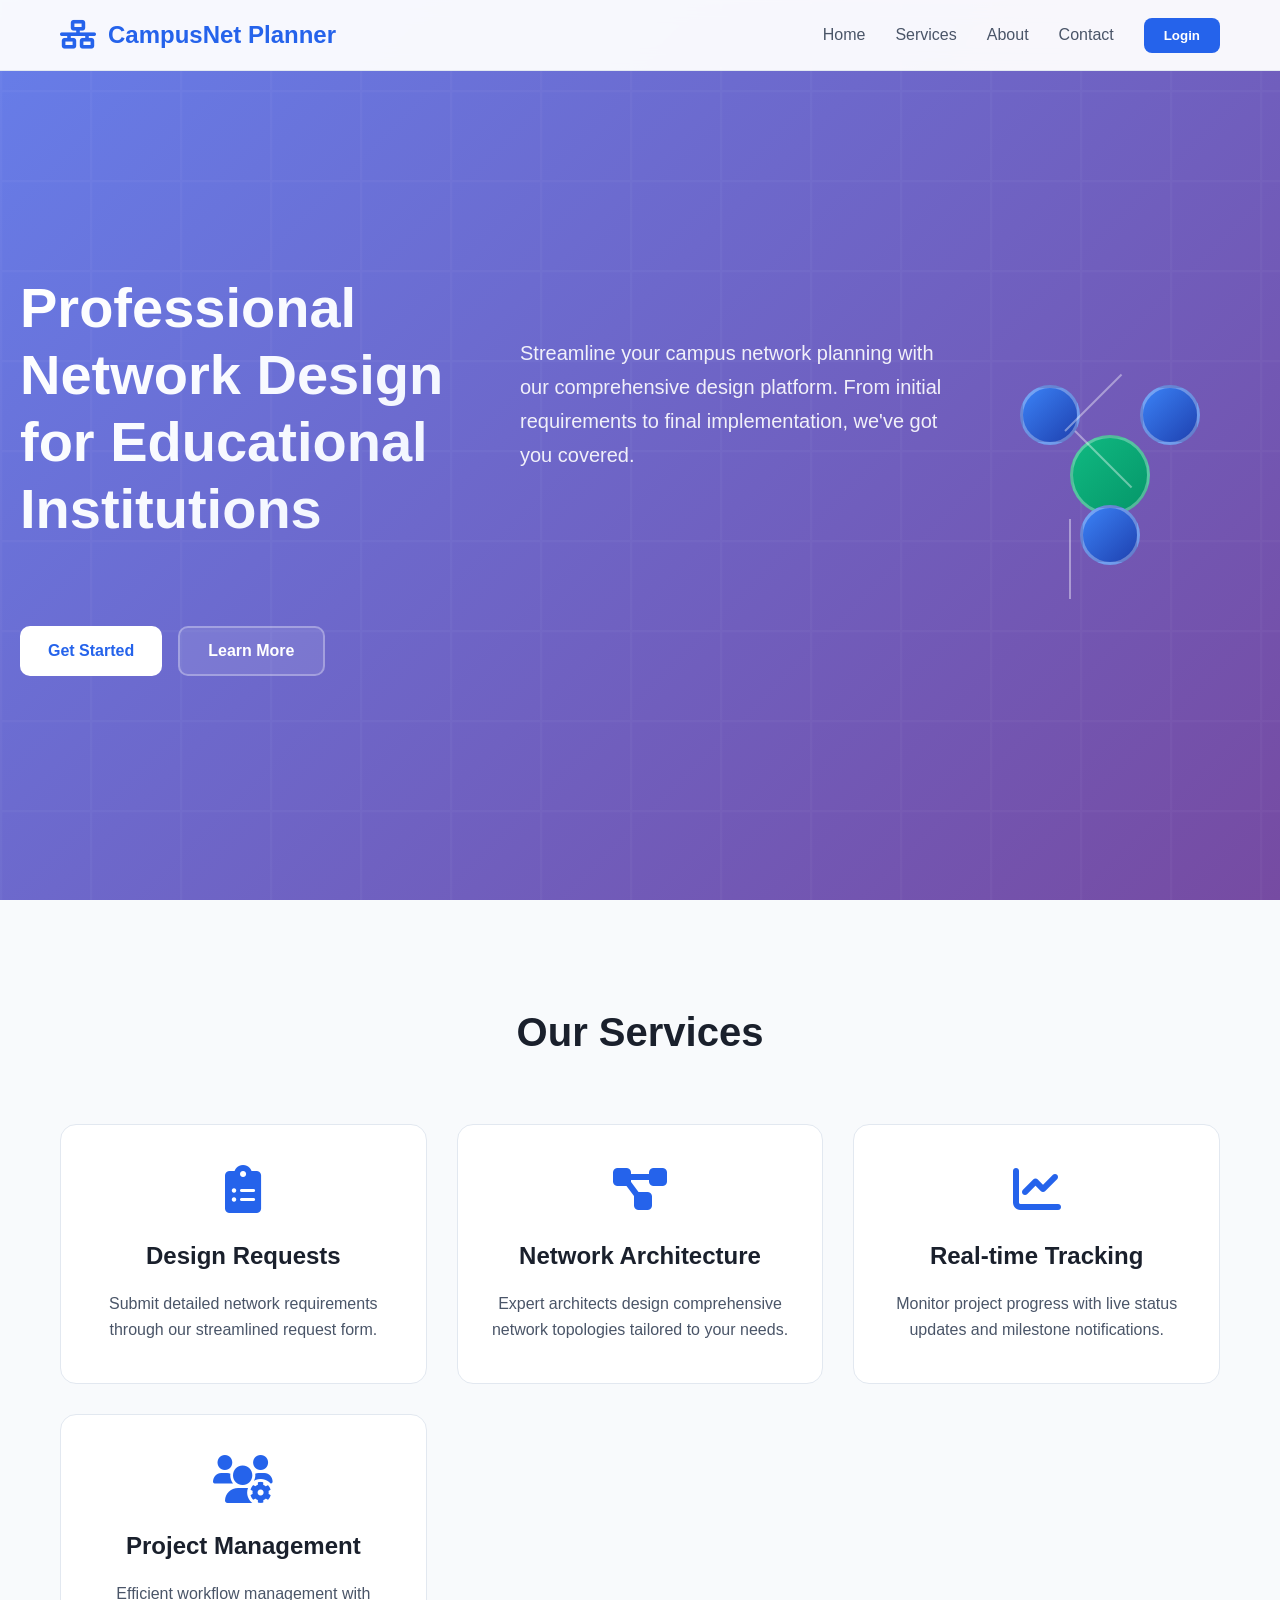
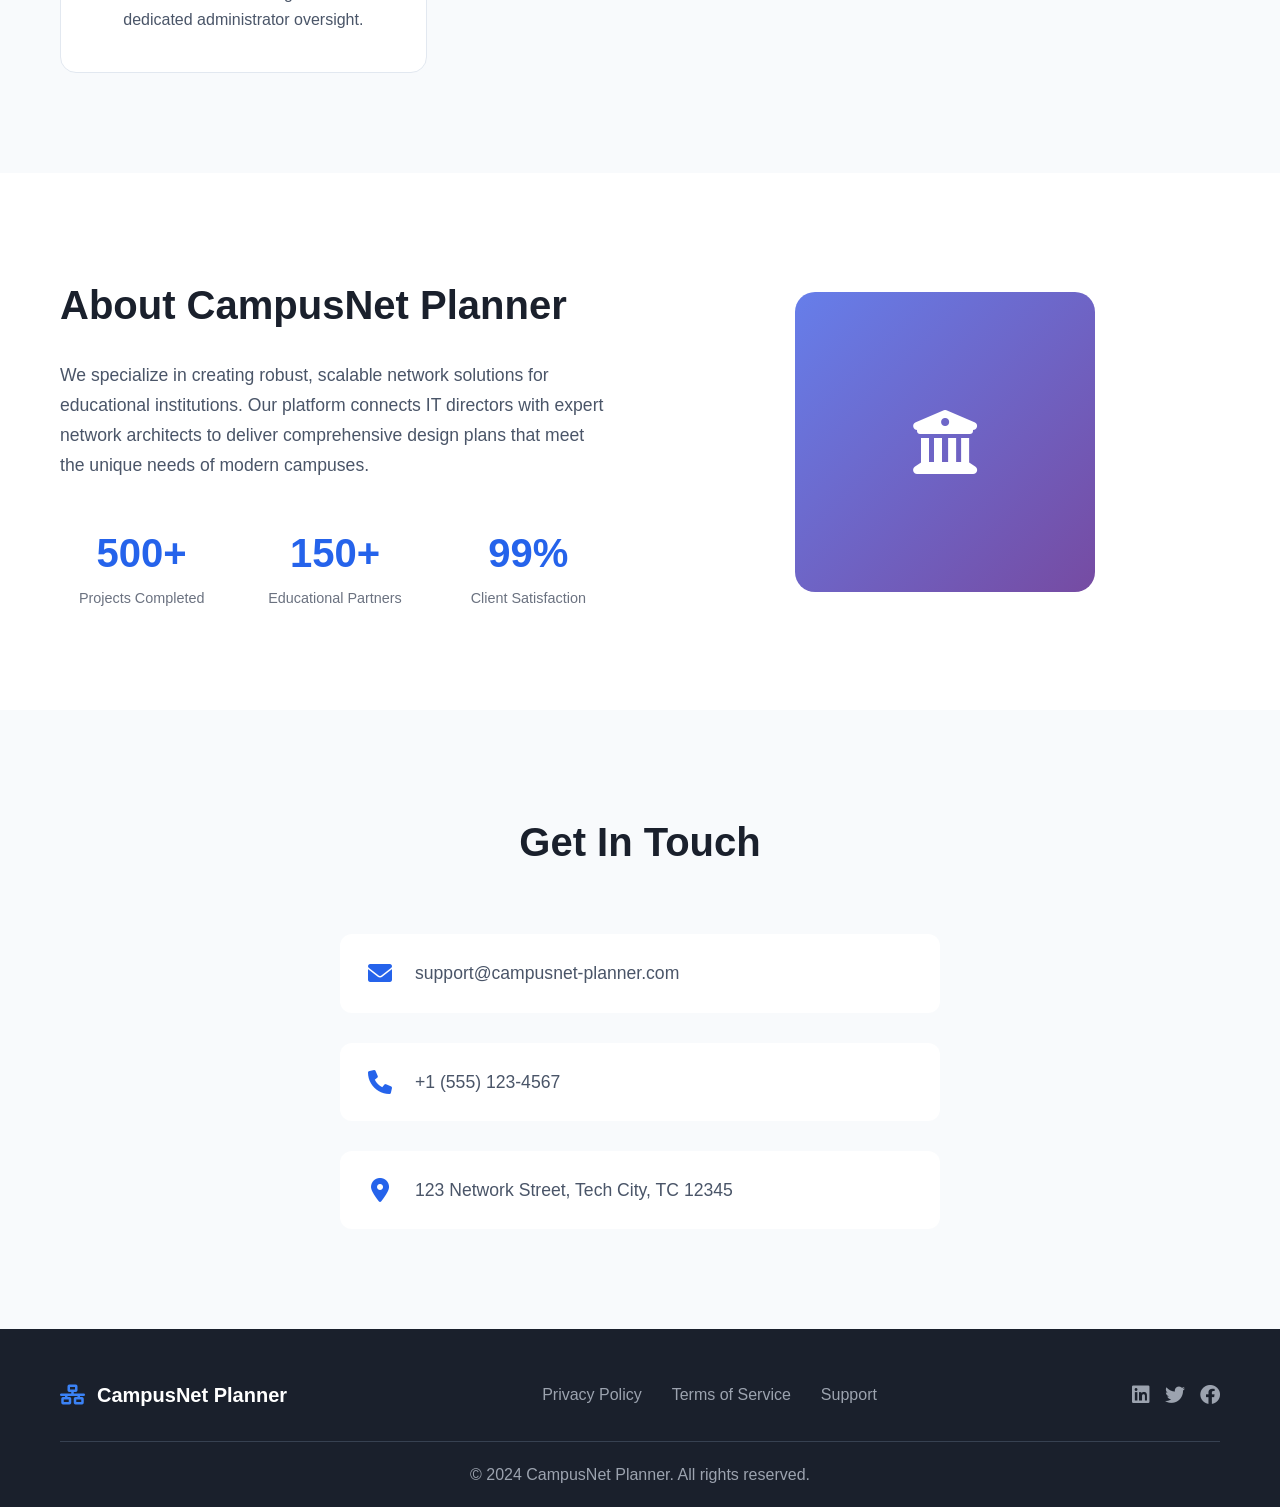
<file: pages/request-form.html>
<!DOCTYPE html>
<html lang="en">
<head>
    <meta charset="UTF-8">
    <meta name="viewport" content="width=device-width, initial-scale=1.0">
    <title>Submit Design Request - CampusNet Planner</title>
    <link rel="stylesheet" href="../css/style.css">
    <link href="https://cdnjs.cloudflare.com/ajax/libs/font-awesome/6.0.0/css/all.min.css" rel="stylesheet">
</head>
<body class="dashboard">
    <nav class="navbar">
        <div class="nav-container">
            <div class="nav-logo">
                <i class="fas fa-network-wired"></i>
                <span>CampusNet Planner</span>
            </div>
            <div class="nav-menu">
                <a href="client-dashboard.html" class="nav-link">Dashboard</a>
                <a href="#" class="nav-link active">New Request</a>
                <a href="#" class="nav-link">My Projects</a>
                <div class="user-info">
                    <span class="user-name">Dr. Jennifer Wilson</span>
                    <div class="user-avatar">J</div>
                    <button class="btn btn-outline btn-sm" onclick="logout()">Logout</button>
                </div>
            </div>
        </div>
    </nav>

    <div class="dashboard-header">
        <div class="container">
            <div class="dashboard-title">
                <div>
                    <h1>Submit Network Design Request</h1>
                    <p>Provide detailed requirements for your campus network project</p>
                </div>
            </div>
        </div>
    </div>

    <div class="dashboard-content">
        <div class="form-container">
            <div class="dashboard-card">
                <div class="card-header">
                    <h3 class="card-title">Project Information</h3>
                    <p class="card-subtitle">Basic details about your network design project</p>
                </div>
                
                <form id="designRequestForm" class="design-form">
                    <div class="form-section">
                        <h4>Institution Details</h4>
                        <div class="form-row">
                            <div class="form-group">
                                <label for="institutionName">Institution Name</label>
                                <input type="text" id="institutionName" name="institutionName" required>
                            </div>
                            <div class="form-group">
                                <label for="institutionType">Institution Type</label>
                                <select id="institutionType" name="institutionType" required>
                                    <option value="">Select type...</option>
                                    <option value="university">University</option>
                                    <option value="college">College</option>
                                    <option value="community-college">Community College</option>
                                    <option value="k12">K-12 School</option>
                                    <option value="vocational">Vocational School</option>
                                    <option value="other">Other</option>
                                </select>
                            </div>
                        </div>
                        <div class="form-row">
                            <div class="form-group">
                                <label for="contactPerson">Primary Contact</label>
                                <input type="text" id="contactPerson" name="contactPerson" required>
                            </div>
                            <div class="form-group">
                                <label for="contactEmail">Contact Email</label>
                                <input type="email" id="contactEmail" name="contactEmail" required>
                            </div>
                        </div>
                        <div class="form-row">
                            <div class="form-group">
                                <label for="phoneNumber">Phone Number</label>
                                <input type="tel" id="phoneNumber" name="phoneNumber">
                            </div>
                            <div class="form-group">
                                <label for="department">Department</label>
                                <input type="text" id="department" name="department" placeholder="e.g., IT Services, Technology">
                            </div>
                        </div>
                    </div>

                    <div class="form-section">
                        <h4>Project Details</h4>
                        <div class="form-group">
                            <label for="projectTitle">Project Title</label>
                            <input type="text" id="projectTitle" name="projectTitle" required placeholder="e.g., Main Campus Network Upgrade">
                        </div>
                        <div class="form-group">
                            <label for="projectDescription">Project Description</label>
                            <textarea id="projectDescription" name="projectDescription" rows="4" required placeholder="Provide a detailed description of your network design requirements..."></textarea>
                        </div>
                        <div class="form-row">
                            <div class="form-group">
                                <label for="projectType">Project Type</label>
                                <select id="projectType" name="projectType" required>
                                    <option value="">Select type...</option>
                                    <option value="new-installation">New Installation</option>
                                    <option value="upgrade">Network Upgrade</option>
                                    <option value="expansion">Network Expansion</option>
                                    <option value="modernization">Infrastructure Modernization</option>
                                    <option value="security-enhancement">Security Enhancement</option>
                                    <option value="wifi-deployment">Wi-Fi Deployment</option>
                                    <option value="datacenter">Data Center</option>
                                    <option value="other">Other</option>
                                </select>
                            </div>
                            <div class="form-group">
                                <label for="priority">Priority Level</label>
                                <select id="priority" name="priority" required>
                                    <option value="">Select priority...</option>
                                    <option value="low">Low</option>
                                    <option value="medium">Medium</option>
                                    <option value="high">High</option>
                                    <option value="urgent">Urgent</option>
                                </select>
                            </div>
                        </div>
                        <div class="form-row">
                            <div class="form-group">
                                <label for="budget">Estimated Budget</label>
                                <select id="budget" name="budget" required>
                                    <option value="">Select budget range...</option>
                                    <option value="under-50k">Under $50,000</option>
                                    <option value="50k-100k">$50,000 - $100,000</option>
                                    <option value="100k-250k">$100,000 - $250,000</option>
                                    <option value="250k-500k">$250,000 - $500,000</option>
                                    <option value="500k-1m">$500,000 - $1,000,000</option>
                                    <option value="over-1m">Over $1,000,000</option>
                                </select>
                            </div>
                            <div class="form-group">
                                <label for="timeline">Desired Timeline</label>
                                <select id="timeline" name="timeline" required>
                                    <option value="">Select timeline...</option>
                                    <option value="asap">ASAP</option>
                                    <option value="1-month">Within 1 month</option>
                                    <option value="3-months">Within 3 months</option>
                                    <option value="6-months">Within 6 months</option>
                                    <option value="1-year">Within 1 year</option>
                                    <option value="flexible">Flexible</option>
                                </select>
                            </div>
                        </div>
                    </div>

                    <div class="form-section">
                        <h4>Technical Requirements</h4>
                        <div class="form-row">
                            <div class="form-group">
                                <label for="userCount">Number of Users</label>
                                <input type="number" id="userCount" name="userCount" min="1" required placeholder="e.g., 5000">
                            </div>
                            <div class="form-group">
                                <label for="deviceCount">Number of Devices</label>
                                <input type="number" id="deviceCount" name="deviceCount" min="1" placeholder="e.g., 10000">
                            </div>
                        </div>
                        <div class="form-row">
                            <div class="form-group">
                                <label for="bandwidthRequirement">Bandwidth Requirement</label>
                                <select id="bandwidthRequirement" name="bandwidthRequirement" required>
                                    <option value="">Select bandwidth...</option>
                                    <option value="100mbps">100 Mbps</option>
                                    <option value="1gbps">1 Gbps</option>
                                    <option value="10gbps">10 Gbps</option>
                                    <option value="100gbps">100 Gbps</option>
                                    <option value="custom">Custom Requirement</option>
                                </select>
                            </div>
                            <div class="form-group">
                                <label for="networkSize">Network Coverage Area</label>
                                <select id="networkSize" name="networkSize" required>
                                    <option value="">Select coverage...</option>
                                    <option value="single-building">Single Building</option>
                                    <option value="multiple-buildings">Multiple Buildings</option>
                                    <option value="campus-wide">Campus-wide</option>
                                    <option value="multi-campus">Multi-campus</option>
                                </select>
                            </div>
                        </div>
                        <div class="form-group">
                            <label>Required Services (Check all that apply)</label>
                            <div class="checkbox-group">
                                <label class="checkbox-item">
                                    <input type="checkbox" name="services" value="wired-network">
                                    <span class="checkmark"></span>
                                    Wired Network Infrastructure
                                </label>
                                <label class="checkbox-item">
                                    <input type="checkbox" name="services" value="wireless-network">
                                    <span class="checkmark"></span>
                                    Wireless Network (Wi-Fi)
                                </label>
                                <label class="checkbox-item">
                                    <input type="checkbox" name="services" value="security-systems">
                                    <span class="checkmark"></span>
                                    Security Systems
                                </label>
                                <label class="checkbox-item">
                                    <input type="checkbox" name="services" value="voip">
                                    <span class="checkmark"></span>
                                    VoIP/Telephony
                                </label>
                                <label class="checkbox-item">
                                    <input type="checkbox" name="services" value="video-conferencing">
                                    <span class="checkmark"></span>
                                    Video Conferencing
                                </label>
                                <label class="checkbox-item">
                                    <input type="checkbox" name="services" value="surveillance">
                                    <span class="checkmark"></span>
                                    Surveillance Systems
                                </label>
                                <label class="checkbox-item">
                                    <input type="checkbox" name="services" value="access-control">
                                    <span class="checkmark"></span>
                                    Access Control
                                </label>
                                <label class="checkbox-item">
                                    <input type="checkbox" name="services" value="datacenter">
                                    <span class="checkmark"></span>
                                    Data Center Infrastructure
                                </label>
                            </div>
                        </div>
                    </div>

                    <div class="form-section">
                        <h4>Infrastructure Details</h4>
                        <div class="form-group">
                            <label for="existingInfrastructure">Existing Infrastructure</label>
                            <textarea id="existingInfrastructure" name="existingInfrastructure" rows="3" placeholder="Describe your current network infrastructure, equipment, and any constraints..."></textarea>
                        </div>
                        <div class="form-group">
                            <label for="specialRequirements">Special Requirements</label>
                            <textarea id="specialRequirements" name="specialRequirements" rows="3" placeholder="Any special requirements, compliance needs, or unique challenges..."></textarea>
                        </div>
                        <div class="form-row">
                            <div class="form-group">
                                <label for="redundancy">Redundancy Requirements</label>
                                <select id="redundancy" name="redundancy">
                                    <option value="">Select redundancy level...</option>
                                    <option value="none">No redundancy required</option>
                                    <option value="basic">Basic redundancy</option>
                                    <option value="high">High availability</option>
                                    <option value="mission-critical">Mission critical (99.99% uptime)</option>
                                </select>
                            </div>
                            <div class="form-group">
                                <label for="scalability">Future Scalability</label>
                                <select id="scalability" name="scalability">
                                    <option value="">Select scalability needs...</option>
                                    <option value="none">No future expansion planned</option>
                                    <option value="moderate">Moderate growth expected</option>
                                    <option value="high">High growth expected</option>
                                    <option value="very-high">Significant expansion planned</option>
                                </select>
                            </div>
                        </div>
                    </div>

                    <div class="form-section">
                        <h4>Additional Information</h4>
                        <div class="form-group">
                            <label for="preferredVendors">Preferred Vendors/Equipment</label>
                            <input type="text" id="preferredVendors" name="preferredVendors" placeholder="e.g., Cisco, Juniper, HP, etc.">
                        </div>
                        <div class="form-group">
                            <label for="complianceRequirements">Compliance Requirements</label>
                            <textarea id="complianceRequirements" name="complianceRequirements" rows="2" placeholder="FERPA, HIPAA, SOX, or other compliance requirements..."></textarea>
                        </div>
                        <div class="form-group">
                            <label for="additionalNotes">Additional Notes</label>
                            <textarea id="additionalNotes" name="additionalNotes" rows="3" placeholder="Any additional information that would help us understand your requirements..."></textarea>
                        </div>
                    </div>

                    <div class="form-section">
                        <h4>File Attachments</h4>
                        <div class="form-group">
                            <label for="attachments">Supporting Documents</label>
                            <div class="file-upload-area">
                                <input type="file" id="attachments" name="attachments" multiple accept=".pdf,.doc,.docx,.xls,.xlsx,.png,.jpg,.jpeg">
                                <div class="file-upload-content">
                                    <i class="fas fa-cloud-upload-alt"></i>
                                    <p>Drag and drop files here or click to browse</p>
                                    <small>Supported formats: PDF, Word, Excel, Images (Max 10MB each)</small>
                                </div>
                            </div>
                            <div id="fileList" class="file-list"></div>
                        </div>
                    </div>

                    <div class="form-actions">
                        <button type="button" class="btn btn-secondary" onclick="saveDraft()">Save as Draft</button>
                        <button type="submit" class="btn btn-primary">Submit Request</button>
                    </div>
                </form>
            </div>
        </div>
    </div>

    <script src="../js/main.js"></script>
    <script>
        document.addEventListener('DOMContentLoaded', function() {
            // Check if user is logged in and has client role
            const storedUser = localStorage.getItem('campusnet_user');
            if (!storedUser) {
                window.location.href = '../index.html';
                return;
            }
            
            currentUser = JSON.parse(storedUser);
            if (currentUser.role !== 'client') {
                window.location.href = '../index.html';
                return;
            }
            
            initializeForm();
        });

        function initializeForm() {
            // Pre-fill contact information if available
            if (currentUser && currentUser.email) {
                document.getElementById('contactEmail').value = currentUser.email;
            }

            // File upload handling
            const fileInput = document.getElementById('attachments');
            const fileList = document.getElementById('fileList');
            
            fileInput.addEventListener('change', handleFileUpload);
            
            // Form submission
            document.getElementById('designRequestForm').addEventListener('submit', handleFormSubmission);
        }

        function handleFileUpload(event) {
            const files = event.target.files;
            const fileList = document.getElementById('fileList');
            
            fileList.innerHTML = '';
            
            for (let i = 0; i < files.length; i++) {
                const file = files[i];
                const fileItem = document.createElement('div');
                fileItem.className = 'file-item';
                fileItem.innerHTML = `
                    <i class="fas fa-file"></i>
                    <span>${file.name}</span>
                    <span class="file-size">(${formatFileSize(file.size)})</span>
                    <button type="button" onclick="removeFile(${i})" class="remove-file">
                        <i class="fas fa-times"></i>
                    </button>
                `;
                fileList.appendChild(fileItem);
            }
        }

        function formatFileSize(bytes) {
            if (bytes === 0) return '0 Bytes';
            const k = 1024;
            const sizes = ['Bytes', 'KB', 'MB', 'GB'];
            const i = Math.floor(Math.log(bytes) / Math.log(k));
            return parseFloat((bytes / Math.pow(k, i)).toFixed(2)) + ' ' + sizes[i];
        }

        function removeFile(index) {
            // This would remove the file from the input in a real implementation
            showNotification('File removed', 'info');
        }

        function handleFormSubmission(event) {
            event.preventDefault();
            
            if (!validateForm(event.target)) {
                showNotification('Please fill in all required fields', 'error');
                return;
            }
            
            // Show loading state
            const submitBtn = event.target.querySelector('button[type="submit"]');
            const originalText = submitBtn.innerHTML;
            submitBtn.innerHTML = '<i class="fas fa-spinner fa-spin"></i> Submitting...';
            submitBtn.disabled = true;
            
            // Simulate form submission
            setTimeout(() => {
                showNotification('Your design request has been submitted successfully!', 'success');
                
                // Reset form
                event.target.reset();
                document.getElementById('fileList').innerHTML = '';
                
                // Restore button
                submitBtn.innerHTML = originalText;
                submitBtn.disabled = false;
                
                // Redirect to dashboard after delay
                setTimeout(() => {
                    window.location.href = 'client-dashboard.html';
                }, 2000);
            }, 2000);
        }

        function saveDraft() {
            showNotification('Draft saved successfully!', 'success');
            // In a real implementation, this would save the form data
        }
    </script>
</body>
</html>
</file>
<file: css/style.css>
/* Reset and Base Styles */
* {
    margin: 0;
    padding: 0;
    box-sizing: border-box;
}

body {
    font-family: 'Inter', -apple-system, BlinkMacSystemFont, 'Segoe UI', Roboto, sans-serif;
    line-height: 1.6;
    color: #2d3748;
    background-color: #ffffff;
}

.container {
    max-width: 1200px;
    margin: 0 auto;
    padding: 0 20px;
}

/* Navigation */
.navbar {
    background: rgba(255, 255, 255, 0.95);
    backdrop-filter: blur(10px);
    border-bottom: 1px solid #e2e8f0;
    position: fixed;
    top: 0;
    left: 0;
    right: 0;
    z-index: 1000;
    transition: all 0.3s ease;
}

.nav-container {
    max-width: 1200px;
    margin: 0 auto;
    padding: 0 20px;
    display: flex;
    align-items: center;
    justify-content: space-between;
    height: 70px;
}

.nav-logo {
    display: flex;
    align-items: center;
    gap: 12px;
    font-size: 1.5rem;
    font-weight: 700;
    color: #2563eb;
}

.nav-logo i {
    font-size: 1.8rem;
}

.nav-menu {
    display: flex;
    align-items: center;
    gap: 30px;
}

.nav-link {
    text-decoration: none;
    color: #4a5568;
    font-weight: 500;
    transition: color 0.3s ease;
    position: relative;
}

.nav-link:hover {
    color: #2563eb;
}

.nav-link::after {
    content: '';
    position: absolute;
    bottom: -5px;
    left: 0;
    width: 0;
    height: 2px;
    background: #2563eb;
    transition: width 0.3s ease;
}

.nav-link:hover::after {
    width: 100%;
}

.login-btn {
    background: #2563eb;
    color: white;
    border: none;
    padding: 10px 20px;
    border-radius: 8px;
    font-weight: 600;
    cursor: pointer;
    transition: all 0.3s ease;
}

.login-btn:hover {
    background: #1d4ed8;
    transform: translateY(-1px);
}

/* Hero Section */
.hero {
    min-height: 100vh;
    display: flex;
    align-items: center;
    padding: 100px 20px 50px;
    background: linear-gradient(135deg, #667eea 0%, #764ba2 100%);
    color: white;
    position: relative;
    overflow: hidden;
}

.hero::before {
    content: '';
    position: absolute;
    top: 0;
    left: 0;
    right: 0;
    bottom: 0;
    background: url('data:image/svg+xml,<svg xmlns="http://www.w3.org/2000/svg" viewBox="0 0 100 100"><defs><pattern id="grid" width="10" height="10" patternUnits="userSpaceOnUse"><path d="M 10 0 L 0 0 0 10" fill="none" stroke="rgba(255,255,255,0.1)" stroke-width="0.5"/></pattern></defs><rect width="100" height="100" fill="url(%23grid)"/></svg>');
    opacity: 0.3;
}

.hero-content {
    max-width: 1200px;
    margin: 0 auto;
    display: grid;
    grid-template-columns: 1fr 1fr;
    gap: 60px;
    align-items: center;
    position: relative;
    z-index: 2;
}

.hero-content h1 {
    font-size: 3.5rem;
    font-weight: 800;
    line-height: 1.2;
    margin-bottom: 24px;
    background: linear-gradient(135deg, #ffffff 0%, #f0f4ff 100%);
    -webkit-background-clip: text;
    -webkit-text-fill-color: transparent;
    background-clip: text;
}

.hero-content p {
    font-size: 1.25rem;
    margin-bottom: 32px;
    opacity: 0.9;
    line-height: 1.7;
}

.cta-buttons {
    display: flex;
    gap: 16px;
}

.btn {
    padding: 14px 28px;
    border-radius: 10px;
    font-weight: 600;
    font-size: 1rem;
    border: none;
    cursor: pointer;
    transition: all 0.3s ease;
    text-decoration: none;
    display: inline-block;
}

.btn-primary {
    background: #ffffff;
    color: #2563eb;
}

.btn-primary:hover {
    background: #f8fafc;
    transform: translateY(-2px);
    box-shadow: 0 10px 25px rgba(0, 0, 0, 0.15);
}

.btn-secondary {
    background: rgba(255, 255, 255, 0.1);
    color: white;
    border: 2px solid rgba(255, 255, 255, 0.3);
}

.btn-secondary:hover {
    background: rgba(255, 255, 255, 0.2);
    transform: translateY(-2px);
}

/* Network Diagram Animation */
.hero-visual {
    position: relative;
    height: 400px;
    display: flex;
    align-items: center;
    justify-content: center;
}

.network-diagram {
    position: relative;
    width: 300px;
    height: 300px;
}

.network-node {
    position: absolute;
    width: 60px;
    height: 60px;
    border-radius: 50%;
    background: linear-gradient(135deg, #3b82f6, #1e40af);
    border: 3px solid rgba(255, 255, 255, 0.3);
    animation: pulse 2s infinite;
}

.network-node.main-hub {
    top: 50%;
    left: 50%;
    transform: translate(-50%, -50%);
    width: 80px;
    height: 80px;
    background: linear-gradient(135deg, #10b981, #059669);
    animation-delay: 0s;
}

.network-node.node-1 {
    top: 20%;
    left: 20%;
    animation-delay: 0.5s;
}

.network-node.node-2 {
    top: 20%;
    right: 20%;
    animation-delay: 1s;
}

.network-node.node-3 {
    bottom: 20%;
    left: 50%;
    transform: translateX(-50%);
    animation-delay: 1.5s;
}

.network-connection {
    position: absolute;
    background: rgba(255, 255, 255, 0.4);
    height: 2px;
    transform-origin: left center;
}

.network-connection.conn-1 {
    top: 35%;
    left: 35%;
    width: 80px;
    transform: rotate(-45deg);
}

.network-connection.conn-2 {
    top: 35%;
    right: 35%;
    width: 80px;
    transform: rotate(45deg);
}

.network-connection.conn-3 {
    bottom: 35%;
    left: 50%;
    width: 80px;
    transform: translateX(-50%) rotate(90deg);
}

@keyframes pulse {
    0%, 100% {
        box-shadow: 0 0 0 0 rgba(255, 255, 255, 0.7);
    }
    50% {
        box-shadow: 0 0 0 20px rgba(255, 255, 255, 0);
    }
}

/* Services Section */
.services {
    padding: 100px 0;
    background: #f8fafc;
}

.services h2 {
    text-align: center;
    font-size: 2.5rem;
    font-weight: 700;
    margin-bottom: 60px;
    color: #1a202c;
}

.services-grid {
    display: grid;
    grid-template-columns: repeat(auto-fit, minmax(280px, 1fr));
    gap: 30px;
}

.service-card {
    background: white;
    padding: 40px 30px;
    border-radius: 16px;
    text-align: center;
    transition: all 0.3s ease;
    border: 1px solid #e2e8f0;
}

.service-card:hover {
    transform: translateY(-8px);
    box-shadow: 0 20px 40px rgba(0, 0, 0, 0.1);
}

.service-card i {
    font-size: 3rem;
    color: #2563eb;
    margin-bottom: 24px;
}

.service-card h3 {
    font-size: 1.5rem;
    font-weight: 600;
    margin-bottom: 16px;
    color: #1a202c;
}

.service-card p {
    color: #4a5568;
    line-height: 1.6;
}

/* About Section */
.about {
    padding: 100px 0;
    background: white;
}

.about-content {
    display: grid;
    grid-template-columns: 1fr 1fr;
    gap: 60px;
    align-items: center;
}

.about-text h2 {
    font-size: 2.5rem;
    font-weight: 700;
    margin-bottom: 24px;
    color: #1a202c;
}

.about-text p {
    font-size: 1.1rem;
    color: #4a5568;
    margin-bottom: 40px;
    line-height: 1.7;
}

.stats {
    display: grid;
    grid-template-columns: repeat(3, 1fr);
    gap: 30px;
}

.stat {
    text-align: center;
}

.stat-number {
    display: block;
    font-size: 2.5rem;
    font-weight: 800;
    color: #2563eb;
}

.stat-label {
    font-size: 0.9rem;
    color: #6b7280;
    font-weight: 500;
}

.about-image {
    display: flex;
    justify-content: center;
    align-items: center;
}

.placeholder-image {
    width: 300px;
    height: 300px;
    background: linear-gradient(135deg, #667eea 0%, #764ba2 100%);
    border-radius: 20px;
    display: flex;
    align-items: center;
    justify-content: center;
    color: white;
    font-size: 4rem;
}

/* Contact Section */
.contact {
    padding: 100px 0;
    background: #f8fafc;
}

.contact h2 {
    text-align: center;
    font-size: 2.5rem;
    font-weight: 700;
    margin-bottom: 60px;
    color: #1a202c;
}

.contact-content {
    max-width: 600px;
    margin: 0 auto;
}

.contact-info {
    display: flex;
    flex-direction: column;
    gap: 30px;
}

.contact-item {
    display: flex;
    align-items: center;
    gap: 20px;
    background: white;
    padding: 25px;
    border-radius: 12px;
    transition: all 0.3s ease;
}

.contact-item:hover {
    transform: translateX(10px);
    box-shadow: 0 10px 25px rgba(0, 0, 0, 0.1);
}

.contact-item i {
    font-size: 1.5rem;
    color: #2563eb;
    width: 30px;
    text-align: center;
}

.contact-item span {
    font-size: 1.1rem;
    color: #4a5568;
}

/* Modal Styles */
.modal {
    display: none;
    position: fixed;
    z-index: 10000;
    left: 0;
    top: 0;
    width: 100%;
    height: 100%;
    background-color: rgba(0, 0, 0, 0.5);
    backdrop-filter: blur(5px);
}

.modal-content {
    background-color: white;
    margin: 5% auto;
    border-radius: 16px;
    width: 90%;
    max-width: 500px;
    animation: modalSlideIn 0.3s ease;
}

@keyframes modalSlideIn {
    from {
        opacity: 0;
        transform: translateY(-50px);
    }
    to {
        opacity: 1;
        transform: translateY(0);
    }
}

.modal-header {
    padding: 30px 30px 20px;
    border-bottom: 1px solid #e2e8f0;
    display: flex;
    justify-content: space-between;
    align-items: center;
}

.modal-header h2 {
    color: #1a202c;
    font-size: 1.5rem;
    font-weight: 600;
}

.close {
    color: #6b7280;
    font-size: 24px;
    font-weight: bold;
    cursor: pointer;
    padding: 5px;
    border-radius: 50%;
    transition: all 0.3s ease;
}

.close:hover {
    color: #ef4444;
    background: #fef2f2;
}

.modal-body {
    padding: 30px;
}

.login-tabs {
    display: flex;
    margin-bottom: 30px;
    border-radius: 8px;
    background: #f1f5f9;
    padding: 4px;
}

.tab-btn {
    flex: 1;
    padding: 12px 16px;
    border: none;
    background: transparent;
    color: #64748b;
    font-weight: 500;
    border-radius: 6px;
    cursor: pointer;
    transition: all 0.3s ease;
}

.tab-btn.active {
    background: white;
    color: #2563eb;
    box-shadow: 0 2px 4px rgba(0, 0, 0, 0.1);
}

.login-form {
    margin-bottom: 30px;
}

.form-group {
    margin-bottom: 20px;
}

.form-group label {
    display: block;
    margin-bottom: 8px;
    font-weight: 600;
    color: #374151;
}

.form-group input {
    width: 100%;
    padding: 12px 16px;
    border: 1px solid #d1d5db;
    border-radius: 8px;
    font-size: 1rem;
    transition: all 0.3s ease;
}

.form-group input:focus {
    outline: none;
    border-color: #2563eb;
    box-shadow: 0 0 0 3px rgba(37, 99, 235, 0.1);
}

.full-width {
    width: 100%;
}

.demo-login {
    border-top: 1px solid #e2e8f0;
    padding-top: 20px;
}

.demo-login p {
    text-align: center;
    color: #6b7280;
    margin-bottom: 15px;
    font-size: 0.9rem;
}

.demo-buttons {
    display: flex;
    gap: 10px;
    flex-wrap: wrap;
}

.btn-outline {
    background: transparent;
    color: #2563eb;
    border: 1px solid #2563eb;
    padding: 8px 16px;
    font-size: 0.85rem;
    flex: 1;
    min-width: 120px;
}

.btn-outline:hover {
    background: #2563eb;
    color: white;
}

/* Footer */
.footer {
    background: #1a202c;
    color: white;
    padding: 50px 0 20px;
}

.footer-content {
    display: flex;
    justify-content: space-between;
    align-items: center;
    margin-bottom: 30px;
}

.footer-brand {
    display: flex;
    align-items: center;
    gap: 12px;
    font-size: 1.25rem;
    font-weight: 600;
}

.footer-brand i {
    color: #3b82f6;
}

.footer-links {
    display: flex;
    gap: 30px;
}

.footer-links a {
    color: #9ca3af;
    text-decoration: none;
    transition: color 0.3s ease;
}

.footer-links a:hover {
    color: white;
}

.footer-social {
    display: flex;
    gap: 15px;
}

.footer-social a {
    color: #9ca3af;
    font-size: 1.25rem;
    transition: color 0.3s ease;
}

.footer-social a:hover {
    color: #3b82f6;
}

.footer-bottom {
    text-align: center;
    padding-top: 20px;
    border-top: 1px solid #374151;
    color: #9ca3af;
}

/* Dashboard Styles */
.dashboard {
    background: #f8fafc;
    min-height: 100vh;
    padding-top: 70px;
}

.dashboard-header {
    background: white;
    padding: 30px 0;
    border-bottom: 1px solid #e2e8f0;
    margin-bottom: 30px;
}

.dashboard-title {
    display: flex;
    justify-content: space-between;
    align-items: center;
}

.user-info {
    display: flex;
    align-items: center;
    gap: 15px;
}

.user-avatar {
    width: 40px;
    height: 40px;
    background: #2563eb;
    border-radius: 50%;
    display: flex;
    align-items: center;
    justify-content: center;
    color: white;
    font-weight: 600;
}

.dashboard-content {
    max-width: 1200px;
    margin: 0 auto;
    padding: 0 20px;
}

.dashboard-grid {
    display: grid;
    grid-template-columns: repeat(auto-fit, minmax(300px, 1fr));
    gap: 30px;
    margin-bottom: 40px;
}

.dashboard-card {
    background: white;
    border-radius: 12px;
    padding: 30px;
    border: 1px solid #e2e8f0;
    transition: all 0.3s ease;
}

.dashboard-card:hover {
    box-shadow: 0 10px 25px rgba(0, 0, 0, 0.1);
}

.card-header {
    display: flex;
    justify-content: between;
    align-items: center;
    margin-bottom: 20px;
}

.card-title {
    font-size: 1.25rem;
    font-weight: 600;
    color: #1a202c;
}

.card-icon {
    color: #2563eb;
    font-size: 1.5rem;
}

/* Responsive Design */
@media (max-width: 768px) {
    .nav-menu {
        flex-direction: column;
        position: fixed;
        top: 70px;
        left: -100%;
        width: 100%;
        background: white;
        transition: left 0.3s ease;
        padding: 20px;
        box-shadow: 0 4px 6px rgba(0, 0, 0, 0.1);
    }
    
    .hero-content {
        grid-template-columns: 1fr;
        text-align: center;
    }
    
    .hero-content h1 {
        font-size: 2.5rem;
    }
    
    .about-content {
        grid-template-columns: 1fr;
    }
    
    .stats {
        grid-template-columns: 1fr;
        gap: 20px;
    }
    
    .cta-buttons {
        flex-direction: column;
        align-items: center;
    }
    
    .footer-content {
        flex-direction: column;
        gap: 30px;
        text-align: center;
    }
    
    .dashboard-grid {
        grid-template-columns: 1fr;
    }
}

/* Table Styles */
.data-table {
    width: 100%;
    border-collapse: collapse;
    background: white;
    border-radius: 8px;
    overflow: hidden;
    box-shadow: 0 1px 3px rgba(0, 0, 0, 0.1);
}

.data-table th,
.data-table td {
    padding: 15px;
    text-align: left;
    border-bottom: 1px solid #e2e8f0;
}

.data-table th {
    background: #f8fafc;
    font-weight: 600;
    color: #374151;
}

.data-table tr:hover {
    background: #f8fafc;
}

.status-badge {
    padding: 4px 12px;
    border-radius: 20px;
    font-size: 0.85rem;
    font-weight: 500;
}

.status-pending {
    background: #fef3c7;
    color: #92400e;
}

.status-in-progress {
    background: #dbeafe;
    color: #1e40af;
}

.status-completed {
    background: #d1fae5;
    color: #065f46;
}

.status-assigned {
    background: #e0e7ff;
    color: #3730a3;
}

/* Form Styles */
.form-container {
    max-width: 1000px;
    margin: 0 auto;
}

.design-form {
    background: white;
    padding: 40px;
    border-radius: 12px;
    border: 1px solid #e2e8f0;
}

.form-section {
    margin-bottom: 40px;
    padding-bottom: 30px;
    border-bottom: 1px solid #f1f5f9;
}

.form-section:last-child {
    margin-bottom: 0;
    padding-bottom: 0;
    border-bottom: none;
}

.form-section h4 {
    color: #1a202c;
    font-size: 1.25rem;
    font-weight: 600;
    margin-bottom: 20px;
    padding-bottom: 10px;
    border-bottom: 2px solid #2563eb;
    display: inline-block;
}

.form-row {
    display: grid;
    grid-template-columns: 1fr 1fr;
    gap: 20px;
}

.form-group {
    margin-bottom: 20px;
}

.form-group label {
    display: block;
    margin-bottom: 8px;
    font-weight: 600;
    color: #374151;
}

.form-group input,
.form-group select,
.form-group textarea {
    width: 100%;
    padding: 12px 16px;
    border: 1px solid #d1d5db;
    border-radius: 8px;
    font-size: 1rem;
    transition: all 0.3s ease;
    background: white;
}

.form-group input:focus,
.form-group select:focus,
.form-group textarea:focus {
    outline: none;
    border-color: #2563eb;
    box-shadow: 0 0 0 3px rgba(37, 99, 235, 0.1);
}

.form-group input.error,
.form-group select.error,
.form-group textarea.error {
    border-color: #ef4444;
}

.checkbox-group {
    display: grid;
    grid-template-columns: repeat(auto-fit, minmax(250px, 1fr));
    gap: 15px;
    margin-top: 10px;
}

.checkbox-item {
    display: flex;
    align-items: center;
    gap: 12px;
    cursor: pointer;
    padding: 10px;
    border-radius: 8px;
    transition: background 0.3s ease;
}

.checkbox-item:hover {
    background: #f8fafc;
}

.checkbox-item input[type="checkbox"] {
    width: auto;
    margin: 0;
}

.checkmark {
    font-weight: 500;
    color: #4a5568;
}

.file-upload-area {
    border: 2px dashed #cbd5e0;
    border-radius: 8px;
    padding: 40px 20px;
    text-align: center;
    background: #f8fafc;
    transition: all 0.3s ease;
    cursor: pointer;
    position: relative;
}

.file-upload-area:hover {
    border-color: #2563eb;
    background: #f0f4ff;
}

.file-upload-area input[type="file"] {
    position: absolute;
    width: 100%;
    height: 100%;
    opacity: 0;
    cursor: pointer;
}

.file-upload-content i {
    font-size: 2rem;
    color: #6b7280;
    margin-bottom: 10px;
}

.file-upload-content p {
    color: #374151;
    font-weight: 500;
    margin-bottom: 5px;
}

.file-upload-content small {
    color: #6b7280;
}

.file-list {
    margin-top: 15px;
}

.file-item {
    display: flex;
    align-items: center;
    gap: 10px;
    padding: 10px;
    background: #f8fafc;
    border-radius: 6px;
    margin-bottom: 8px;
}

.file-item i {
    color: #2563eb;
}

.file-size {
    color: #6b7280;
    font-size: 0.85rem;
}

.remove-file {
    margin-left: auto;
    background: none;
    border: none;
    color: #ef4444;
    cursor: pointer;
    padding: 5px;
    border-radius: 4px;
    transition: background 0.3s ease;
}

.remove-file:hover {
    background: #fef2f2;
}

.form-actions {
    display: flex;
    gap: 15px;
    justify-content: flex-end;
    margin-top: 30px;
    padding-top: 20px;
    border-top: 1px solid #e2e8f0;
}

/* Dashboard Card Enhancements */
.card-header {
    display: flex;
    justify-content: space-between;
    align-items: flex-start;
    margin-bottom: 20px;
}

.card-subtitle {
    color: #6b7280;
    margin-top: 5px;
    font-size: 0.9rem;
}

.card-value {
    font-size: 2.5rem;
    font-weight: 800;
    color: #2563eb;
    margin-top: 5px;
}

.card-description {
    color: #6b7280;
    margin-top: 10px;
    font-size: 0.9rem;
}

.card-actions {
    display: flex;
    gap: 10px;
}

.btn-sm {
    padding: 6px 12px;
    font-size: 0.85rem;
}

/* Activity Feed */
.activity-feed {
    display: flex;
    flex-direction: column;
    gap: 15px;
}

.activity-item {
    display: flex;
    gap: 15px;
    padding: 15px;
    background: #f8fafc;
    border-radius: 8px;
    transition: all 0.3s ease;
}

.activity-item:hover {
    background: #f1f5f9;
}

.activity-icon {
    width: 40px;
    height: 40px;
    background: #2563eb;
    border-radius: 50%;
    display: flex;
    align-items: center;
    justify-content: center;
    color: white;
    flex-shrink: 0;
}

.activity-content p {
    margin: 0;
    color: #374151;
    font-weight: 500;
}

.activity-time {
    color: #6b7280;
    font-size: 0.85rem;
    margin-top: 5px;
    display: block;
}

/* Progress Bars */
.progress-container {
    display: flex;
    flex-direction: column;
    gap: 20px;
}

.progress-item {
    background: #f8fafc;
    padding: 15px;
    border-radius: 8px;
}

.progress-header {
    display: flex;
    justify-content: space-between;
    align-items: center;
    margin-bottom: 10px;
}

.progress-header span:first-child {
    font-weight: 500;
    color: #374151;
}

.progress-header span:last-child {
    font-weight: 600;
    color: #2563eb;
}

.progress-bar {
    width: 100%;
    height: 8px;
    background: #e2e8f0;
    border-radius: 4px;
    overflow: hidden;
}

.progress-fill {
    height: 100%;
    background: linear-gradient(90deg, #2563eb, #3b82f6);
    border-radius: 4px;
    transition: width 0.3s ease;
}

.progress-phase {
    margin-top: 8px;
    font-size: 0.85rem;
    color: #6b7280;
}

/* Architect-specific styles */
.architect-list {
    display: flex;
    flex-direction: column;
    gap: 15px;
}

.architect-item {
    display: flex;
    align-items: center;
    gap: 15px;
    padding: 15px;
    background: #f8fafc;
    border-radius: 8px;
    transition: all 0.3s ease;
}

.architect-item:hover {
    background: #f1f5f9;
}

.architect-avatar {
    width: 50px;
    height: 50px;
    background: #2563eb;
    border-radius: 50%;
    display: flex;
    align-items: center;
    justify-content: center;
    color: white;
    font-size: 1.25rem;
}

.architect-info h4 {
    margin: 0 0 5px 0;
    color: #1a202c;
    font-size: 1rem;
}

.architect-info p {
    margin: 0 0 8px 0;
    color: #6b7280;
    font-size: 0.85rem;
}

.architect-status {
    padding: 4px 8px;
    border-radius: 12px;
    font-size: 0.75rem;
    font-weight: 600;
}

.architect-status.available {
    background: #d1fae5;
    color: #065f46;
}

.architect-status.busy {
    background: #fef3c7;
    color: #92400e;
}

.architect-stats {
    margin-left: auto;
    color: #6b7280;
    font-size: 0.85rem;
}

/* Tools Grid */
.tools-grid {
    display: grid;
    grid-template-columns: repeat(auto-fit, minmax(200px, 1fr));
    gap: 15px;
}

.tool-item {
    padding: 20px;
    background: #f8fafc;
    border-radius: 8px;
    text-align: center;
    cursor: pointer;
    transition: all 0.3s ease;
    border: 1px solid #e2e8f0;
}

.tool-item:hover {
    background: white;
    box-shadow: 0 4px 12px rgba(0, 0, 0, 0.1);
    transform: translateY(-2px);
}

.tool-item i {
    font-size: 2rem;
    color: #2563eb;
    margin-bottom: 10px;
}

.tool-item h4 {
    margin: 0 0 8px 0;
    color: #1a202c;
    font-size: 1rem;
}

.tool-item p {
    margin: 0;
    color: #6b7280;
    font-size: 0.85rem;
}

/* Deadline List */
.deadline-list {
    display: flex;
    flex-direction: column;
    gap: 15px;
}

.deadline-item {
    display: flex;
    align-items: center;
    gap: 15px;
    padding: 15px;
    background: #f8fafc;
    border-radius: 8px;
    border-left: 4px solid #2563eb;
}

.deadline-item.urgent {
    border-left-color: #ef4444;
    background: #fef2f2;
}

.deadline-date {
    text-align: center;
    min-width: 80px;
}

.deadline-date .date {
    display: block;
    font-weight: 600;
    color: #1a202c;
}

.deadline-date .time {
    font-size: 0.85rem;
    color: #6b7280;
}

.deadline-info h4 {
    margin: 0 0 5px 0;
    color: #1a202c;
    font-size: 1rem;
}

.deadline-info p {
    margin: 0;
    color: #6b7280;
    font-size: 0.85rem;
}

.deadline-status {
    margin-left: auto;
}

.status-urgent {
    background: #fef2f2;
    color: #dc2626;
}

.status-medium {
    background: #fef3c7;
    color: #d97706;
}

/* Analytics and Metrics */
.analytics-grid,
.metrics-grid {
    display: grid;
    grid-template-columns: repeat(auto-fit, minmax(200px, 1fr));
    gap: 20px;
}

.analytics-item,
.metric-item {
    text-align: center;
    padding: 20px;
    background: #f8fafc;
    border-radius: 8px;
}

.analytics-item h4,
.metric-item h4 {
    margin: 0 0 10px 0;
    color: #6b7280;
    font-size: 0.9rem;
    font-weight: 500;
}

.analytics-value,
.metric-value {
    font-size: 2rem;
    font-weight: 800;
    color: #1a202c;
    margin-bottom: 8px;
}

.analytics-trend,
.metric-trend {
    font-size: 0.85rem;
    font-weight: 500;
    display: flex;
    align-items: center;
    justify-content: center;
    gap: 5px;
}

.analytics-trend.positive,
.metric-trend.positive {
    color: #059669;
}

.analytics-trend.negative,
.metric-trend.negative {
    color: #dc2626;
}

.analytics-trend.neutral,
.metric-trend.neutral {
    color: #6b7280;
}

/* Quick Actions */
.quick-actions {
    display: grid;
    grid-template-columns: repeat(auto-fit, minmax(150px, 1fr));
    gap: 15px;
}

.quick-action-btn {
    display: flex;
    flex-direction: column;
    align-items: center;
    gap: 10px;
    padding: 20px;
    background: #f8fafc;
    border: 1px solid #e2e8f0;
    border-radius: 8px;
    color: #374151;
    text-decoration: none;
    transition: all 0.3s ease;
    cursor: pointer;
}

.quick-action-btn:hover {
    background: white;
    box-shadow: 0 4px 12px rgba(0, 0, 0, 0.1);
    transform: translateY(-2px);
    color: #2563eb;
}

.quick-action-btn i {
    font-size: 1.5rem;
    color: #2563eb;
}

.quick-action-btn span {
    font-weight: 500;
    text-align: center;
    font-size: 0.9rem;
}

/* Form Select Styling */
.form-select {
    padding: 8px 12px;
    border: 1px solid #d1d5db;
    border-radius: 6px;
    background: white;
    color: #374151;
    font-size: 0.9rem;
}

/* Header Actions */
.header-actions {
    display: flex;
    gap: 15px;
}

/* Table Container */
.table-container {
    overflow-x: auto;
    border-radius: 8px;
    border: 1px solid #e2e8f0;
}

/* Responsive Updates */
@media (max-width: 768px) {
    .form-row {
        grid-template-columns: 1fr;
    }
    
    .checkbox-group {
        grid-template-columns: 1fr;
    }
    
    .tools-grid,
    .analytics-grid,
    .metrics-grid {
        grid-template-columns: 1fr;
    }
    
    .quick-actions {
        grid-template-columns: repeat(2, 1fr);
    }
    
    .form-actions {
        flex-direction: column;
    }
    
    .header-actions {
        flex-direction: column;
        width: 100%;
    }
    
    .nav-menu {
        display: none; /* Mobile menu would be implemented here */
    }
}

@media (max-width: 480px) {
    .design-form {
        padding: 20px;
    }
    
    .quick-actions {
        grid-template-columns: 1fr;
    }
    
    .dashboard-grid {
        grid-template-columns: 1fr;
    }
}
</file>
